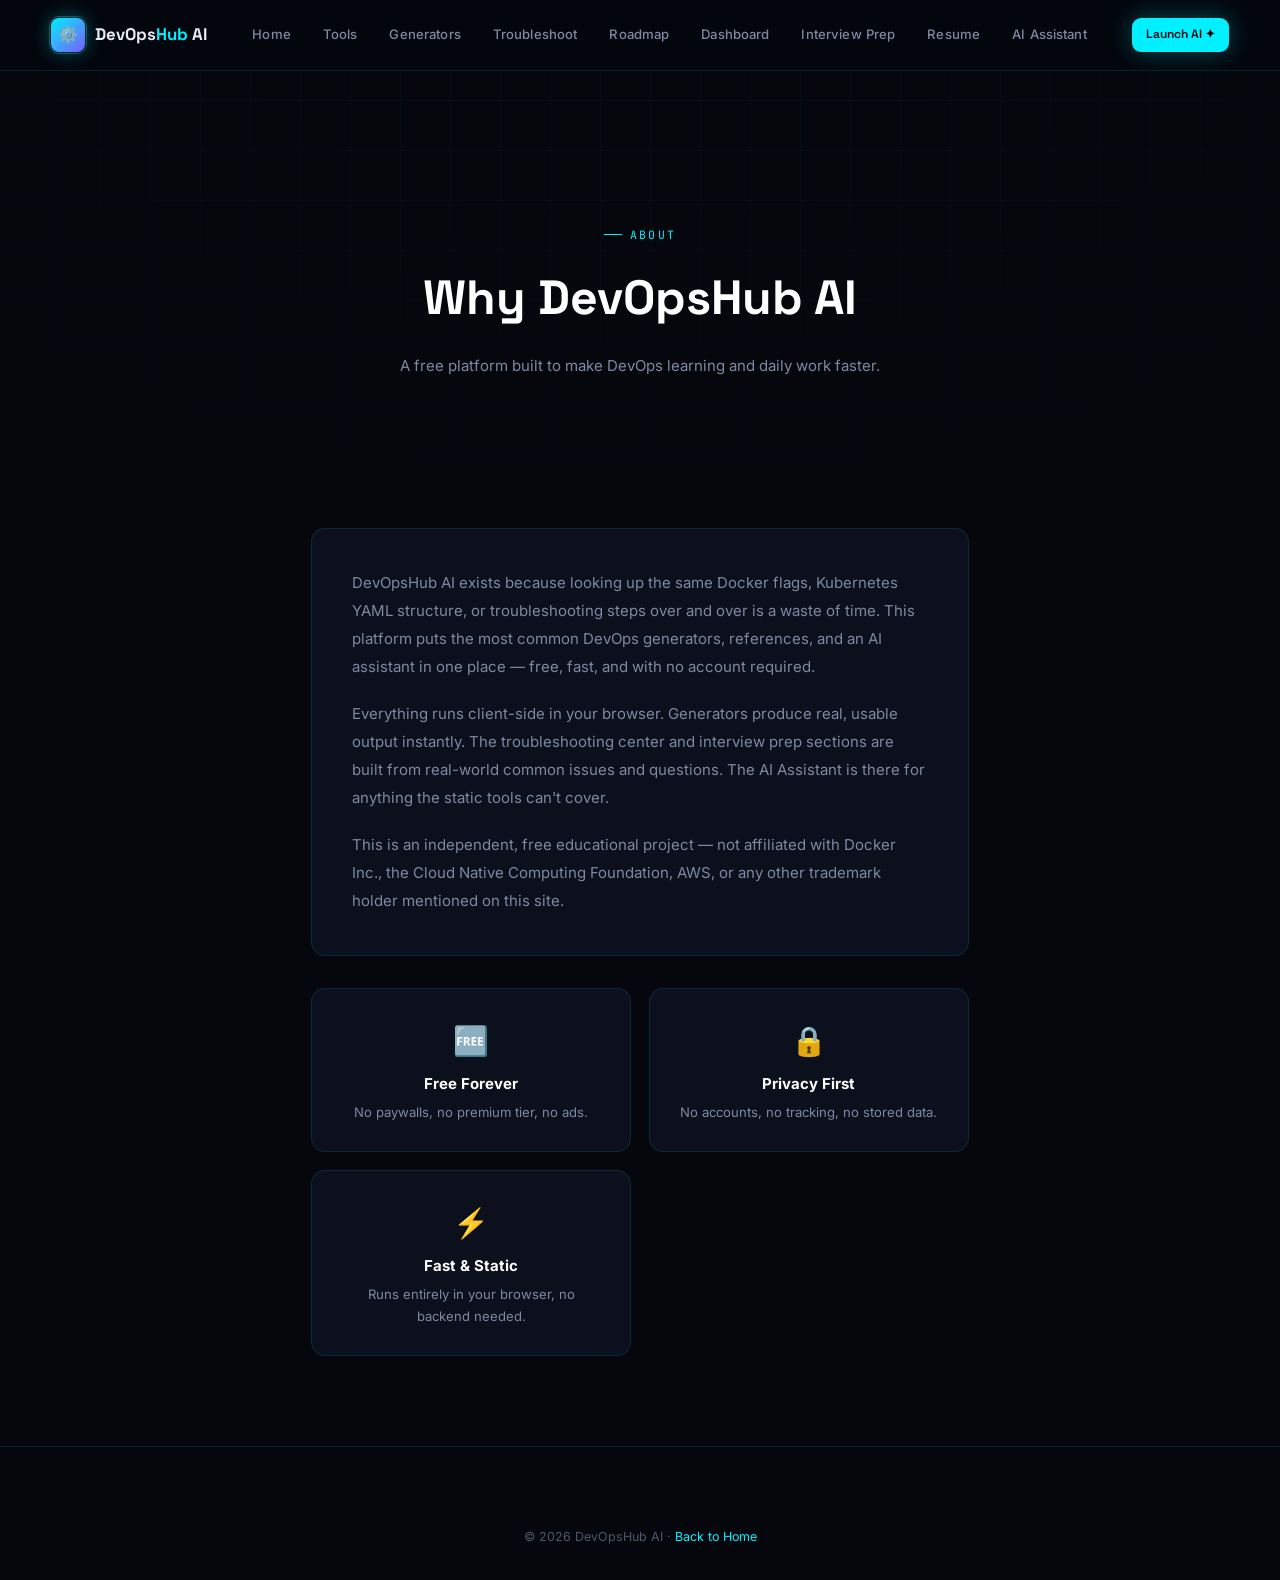
<file: about.html>
<!DOCTYPE html>
<html lang="en">
<head>
<meta charset="UTF-8">
<meta name="viewport" content="width=device-width, initial-scale=1.0">
<title>About — DevOpsHub AI</title>
<link rel="icon" href="data:image/svg+xml,<svg xmlns='http://www.w3.org/2000/svg' viewBox='0 0 100 100'><text y='.9em' font-size='90'>⚙️</text></svg>">
<link href="https://fonts.googleapis.com/css2?family=Space+Grotesk:wght@400;500;600;700&family=Inter:wght@400;500;600;700&family=JetBrains+Mono:wght@400;500;700&display=swap" rel="stylesheet">
<link rel="stylesheet" href="../css/style.css">
</head>
<body>
<div id="scroll-progress"></div>
<div class="bg-grid"></div>

<nav id="nav">
  <a href="../index.html" class="nav-logo">
    <div class="nav-logo-mark">⚙️</div>
    <span class="nav-logo-text">DevOps<span>Hub</span> AI</span>
  </a>
  <div class="nav-links" id="nav-links">
    <a href="../index.html">Home</a>
    <a href="tools.html">Tools</a>
    <a href="generators.html">Generators</a>
    <a href="troubleshoot.html">Troubleshoot</a>
    <a href="roadmap.html">Roadmap</a>
    <a href="dashboard.html">Dashboard</a>
    <a href="interview.html">Interview Prep</a>
    <a href="resume.html">Resume</a>
    <a href="assistant.html">AI Assistant</a>
  </div>
  <div class="nav-cta">
    <a href="assistant.html" class="btn btn-cyan btn-sm">Launch AI ✦</a>
    <button class="nav-toggle" id="nav-toggle"><span></span><span></span><span></span></button>
  </div>
</nav>

<main>
<div class="page-hero">
  <div class="eyebrow center" style="justify-content:center">About</div>
  <h1>Why DevOpsHub AI</h1>
  <p>A free platform built to make DevOps learning and daily work faster.</p>
</div>

<section>
  <div class="wrap" style="max-width:760px">
    <div class="glass reveal" style="padding:2.5rem">
      <p style="color:var(--muted);line-height:1.85;margin-bottom:1.25rem">DevOpsHub AI exists because looking up the same Docker flags, Kubernetes YAML structure, or troubleshooting steps over and over is a waste of time. This platform puts the most common DevOps generators, references, and an AI assistant in one place — free, fast, and with no account required.</p>
      <p style="color:var(--muted);line-height:1.85;margin-bottom:1.25rem">Everything runs client-side in your browser. Generators produce real, usable output instantly. The troubleshooting center and interview prep sections are built from real-world common issues and questions. The AI Assistant is there for anything the static tools can't cover.</p>
      <p style="color:var(--muted);line-height:1.85">This is an independent, free educational project — not affiliated with Docker Inc., the Cloud Native Computing Foundation, AWS, or any other trademark holder mentioned on this site.</p>
    </div>

    <div class="feature-grid mt-2 reveal">
      <div class="glass center" style="padding:1.75rem">
        <div style="font-size:1.8rem;margin-bottom:.5rem">🆓</div>
        <div style="font-weight:700;color:#fff;margin-bottom:.3rem">Free Forever</div>
        <div style="font-size:.82rem;color:var(--muted)">No paywalls, no premium tier, no ads.</div>
      </div>
      <div class="glass center" style="padding:1.75rem">
        <div style="font-size:1.8rem;margin-bottom:.5rem">🔒</div>
        <div style="font-weight:700;color:#fff;margin-bottom:.3rem">Privacy First</div>
        <div style="font-size:.82rem;color:var(--muted)">No accounts, no tracking, no stored data.</div>
      </div>
      <div class="glass center" style="padding:1.75rem">
        <div style="font-size:1.8rem;margin-bottom:.5rem">⚡</div>
        <div style="font-weight:700;color:#fff;margin-bottom:.3rem">Fast & Static</div>
        <div style="font-size:.82rem;color:var(--muted)">Runs entirely in your browser, no backend needed.</div>
      </div>
    </div>
  </div>
</section>

</main>

<footer>
  <div class="footer-bottom" style="border-top:none;justify-content:center">
    <p>© 2026 DevOpsHub AI · <a href="../index.html" style="color:var(--cyan)">Back to Home</a></p>
  </div>
</footer>

<button id="back-top">↑</button>
<script src="https://cdnjs.cloudflare.com/ajax/libs/gsap/3.12.2/gsap.min.js"></script>
<script src="../js/main.js"></script>
</body>
</html>
</file>
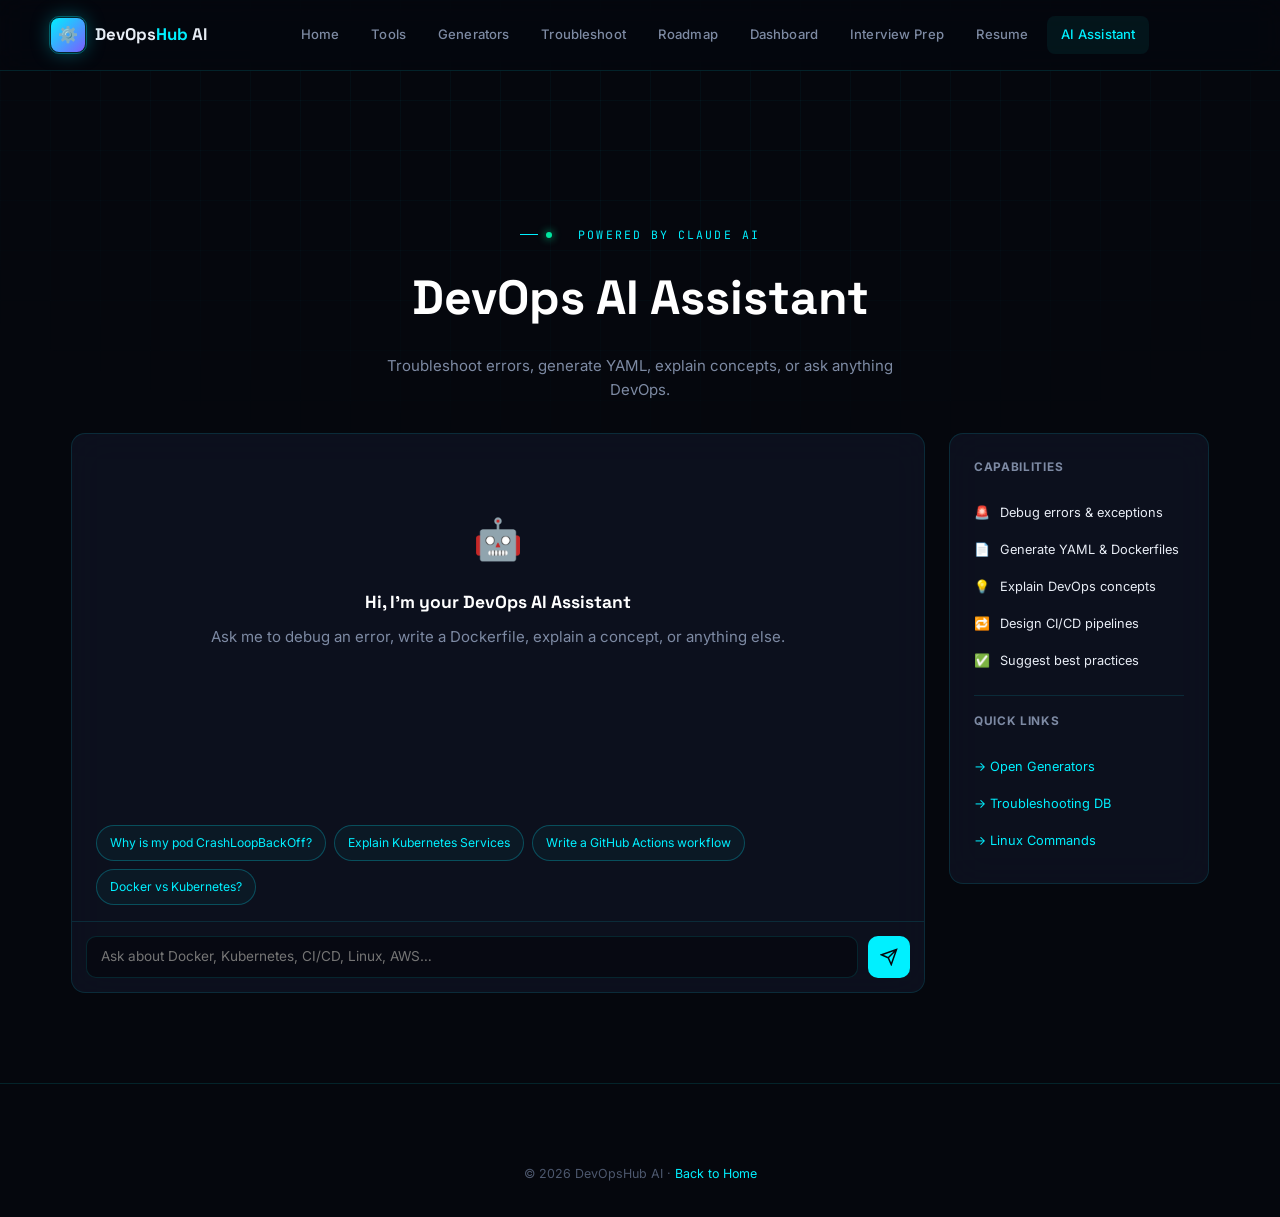
<file: assistant.html>
<!DOCTYPE html>
<html lang="en">
<head>
<meta charset="UTF-8">
<meta name="viewport" content="width=device-width, initial-scale=1.0">
<title>AI Assistant — DevOpsHub AI</title>
<link rel="icon" href="data:image/svg+xml,<svg xmlns='http://www.w3.org/2000/svg' viewBox='0 0 100 100'><text y='.9em' font-size='90'>🤖</text></svg>">
<link href="https://fonts.googleapis.com/css2?family=Space+Grotesk:wght@400;500;600;700&family=Inter:wght@400;500;600;700&family=JetBrains+Mono:wght@400;500;700&display=swap" rel="stylesheet">
<link rel="stylesheet" href="../css/style.css">
</head>
<body>
<div id="scroll-progress"></div>
<div class="bg-grid"></div>

<nav id="nav">
  <a href="../index.html" class="nav-logo">
    <div class="nav-logo-mark">⚙️</div>
    <span class="nav-logo-text">DevOps<span>Hub</span> AI</span>
  </a>
  <div class="nav-links" id="nav-links">
    <a href="../index.html">Home</a>
    <a href="tools.html">Tools</a>
    <a href="generators.html">Generators</a>
    <a href="troubleshoot.html">Troubleshoot</a>
    <a href="roadmap.html">Roadmap</a>
    <a href="dashboard.html">Dashboard</a>
    <a href="interview.html">Interview Prep</a>
    <a href="resume.html">Resume</a>
    <a href="assistant.html" class="active">AI Assistant</a>
  </div>
  <div class="nav-cta">
    <button class="nav-toggle" id="nav-toggle"><span></span><span></span><span></span></button>
  </div>
</nav>

<main>
<div class="page-hero" style="padding-bottom:30px">
  <div class="eyebrow center" style="justify-content:center"><span class="live-dot"></span>&nbsp; Powered by Claude AI</div>
  <h1>DevOps AI Assistant</h1>
  <p>Troubleshoot errors, generate YAML, explain concepts, or ask anything DevOps.</p>
</div>

<section style="padding-top:0">
  <div class="wrap">
    <div class="chat-shell reveal">
      <div class="chat-window glass">
        <div class="chat-msgs" id="chatMsgs">
          <div class="chat-empty" id="chatEmpty">
            <div style="font-size:2.5rem;margin-bottom:1rem">🤖</div>
            <h3 style="font-family:var(--font-d);color:#fff;margin-bottom:.5rem">Hi, I'm your DevOps AI Assistant</h3>
            <p>Ask me to debug an error, write a Dockerfile, explain a concept, or anything else.</p>
          </div>
        </div>
        <div class="chat-suggestions" id="chatSuggestions">
          <div class="chat-suggest-chip" onclick="askSuggestion(this)">Why is my pod CrashLoopBackOff?</div>
          <div class="chat-suggest-chip" onclick="askSuggestion(this)">Explain Kubernetes Services</div>
          <div class="chat-suggest-chip" onclick="askSuggestion(this)">Write a GitHub Actions workflow</div>
          <div class="chat-suggest-chip" onclick="askSuggestion(this)">Docker vs Kubernetes?</div>
        </div>
        <div class="chat-input-row">
          <textarea id="chatInput" placeholder="Ask about Docker, Kubernetes, CI/CD, Linux, AWS…" rows="1"></textarea>
          <button class="chat-send" id="sendBtn">
            <svg width="18" height="18" viewBox="0 0 24 24" fill="none" stroke="currentColor" stroke-width="2"><path d="M22 2L11 13M22 2l-7 20-4-9-9-4 20-7z"/></svg>
          </button>
        </div>
      </div>

      <div class="chat-sidebar glass">
        <h4>Capabilities</h4>
        <div class="chat-cap">🚨 <span>Debug errors & exceptions</span></div>
        <div class="chat-cap">📄 <span>Generate YAML & Dockerfiles</span></div>
        <div class="chat-cap">💡 <span>Explain DevOps concepts</span></div>
        <div class="chat-cap">🔁 <span>Design CI/CD pipelines</span></div>
        <div class="chat-cap">✅ <span>Suggest best practices</span></div>
        <div style="height:1px;background:var(--border);margin:1rem 0"></div>
        <h4>Quick Links</h4>
        <div class="chat-cap"><a href="generators.html" style="color:var(--cyan)">→ Open Generators</a></div>
        <div class="chat-cap"><a href="troubleshoot.html" style="color:var(--cyan)">→ Troubleshooting DB</a></div>
        <div class="chat-cap"><a href="tools.html" style="color:var(--cyan)">→ Linux Commands</a></div>
      </div>
    </div>
  </div>
</section>

</main>

<footer>
  <div class="footer-bottom" style="border-top:none;justify-content:center">
    <p>© 2026 DevOpsHub AI · <a href="../index.html" style="color:var(--cyan)">Back to Home</a></p>
  </div>
</footer>

<script>
let messages = [];
let busy = false;

const chatMsgs = document.getElementById('chatMsgs');
const chatEmpty = document.getElementById('chatEmpty');
const chatInput = document.getElementById('chatInput');
const sendBtn = document.getElementById('sendBtn');
const suggestions = document.getElementById('chatSuggestions');

chatInput.addEventListener('input', () => {
  chatInput.style.height = 'auto';
  chatInput.style.height = Math.min(chatInput.scrollHeight, 100) + 'px';
});
chatInput.addEventListener('keydown', e => {
  if (e.key === 'Enter' && !e.shiftKey) { e.preventDefault(); sendMessage(); }
});
sendBtn.addEventListener('click', sendMessage);

function askSuggestion(el) {
  chatInput.value = el.textContent;
  sendMessage();
}

function appendMsg(role, text) {
  if (chatEmpty) chatEmpty.style.display = 'none';
  suggestions.style.display = 'none';
  const wrap = document.createElement('div');
  wrap.className = `msg ${role}`;
  const bubble = document.createElement('div');
  bubble.className = 'msg-bubble';
  bubble.innerHTML = text
    .replace(/```(\w+)?\n?([\s\S]*?)```/g, '<pre><code>$2</code></pre>')
    .replace(/`([^`]+)`/g, '<code>$1</code>')
    .replace(/\*\*(.*?)\*\*/g, '<strong>$1</strong>')
    .replace(/\n/g, '<br>');
  wrap.appendChild(bubble);
  chatMsgs.appendChild(wrap);
  chatMsgs.scrollTop = chatMsgs.scrollHeight;
  return bubble;
}

function showThinking() {
  const wrap = document.createElement('div');
  wrap.className = 'msg ai';
  wrap.id = 'thinkingMsg';
  wrap.innerHTML = `<div class="thinking"><span></span><span></span><span></span></div>`;
  chatMsgs.appendChild(wrap);
  chatMsgs.scrollTop = chatMsgs.scrollHeight;
}
function removeThinking() {
  document.getElementById('thinkingMsg')?.remove();
}

const SYSTEM = `You are the DevOpsHub AI Assistant, an expert DevOps engineer assistant embedded in a free platform called DevOpsHub AI.

You help with: Docker, Kubernetes, CI/CD (GitHub Actions, Jenkins, GitLab CI), Linux administration, AWS/Azure/GCP, Terraform, Ansible, monitoring (Prometheus/Grafana), and general DevOps best practices.

Be concise, technical, and practical. When giving commands or YAML, use proper markdown code blocks. When debugging errors, ask only ONE clarifying question if truly needed, otherwise give your best diagnosis with the most likely causes and fixes.

The platform also has standalone generators for Dockerfiles, K8s YAML, Terraform, Ansible, CI/CD pipelines, a troubleshooting database, a Linux command finder, an interview prep section, and a resume builder — mention these when relevant so users know where to find more.`;

async function sendMessage() {
  const text = chatInput.value.trim();
  if (!text || busy) return;
  appendMsg('user', text);
  messages.push({ role: 'user', content: text });
  chatInput.value = ''; chatInput.style.height = 'auto';
  busy = true; sendBtn.disabled = true;
  showThinking();

  try {
    const response = await fetch('https://api.anthropic.com/v1/messages', {
      method: 'POST',
      headers: { 'Content-Type': 'application/json' },
      body: JSON.stringify({
        model: 'claude-sonnet-4-6',
        max_tokens: 1200,
        system: SYSTEM,
        messages: messages
      })
    });
    const data = await response.json();
    removeThinking();
    const reply = data.content?.[0]?.text || "Sorry, I couldn't generate a response. Please try again.";
    appendMsg('ai', reply);
    messages.push({ role: 'assistant', content: reply });
  } catch (err) {
    removeThinking();
    appendMsg('ai', '⚠️ Connection error. Please check your internet and try again. In the meantime, check the [Troubleshooting Center](troubleshoot.html) or [Generators](generators.html) directly.');
  }
  busy = false; sendBtn.disabled = false;
  chatInput.focus();
}
</script>
<script src="https://cdnjs.cloudflare.com/ajax/libs/gsap/3.12.2/gsap.min.js"></script>
<script src="../js/main.js"></script>
</body>
</html>
</file>
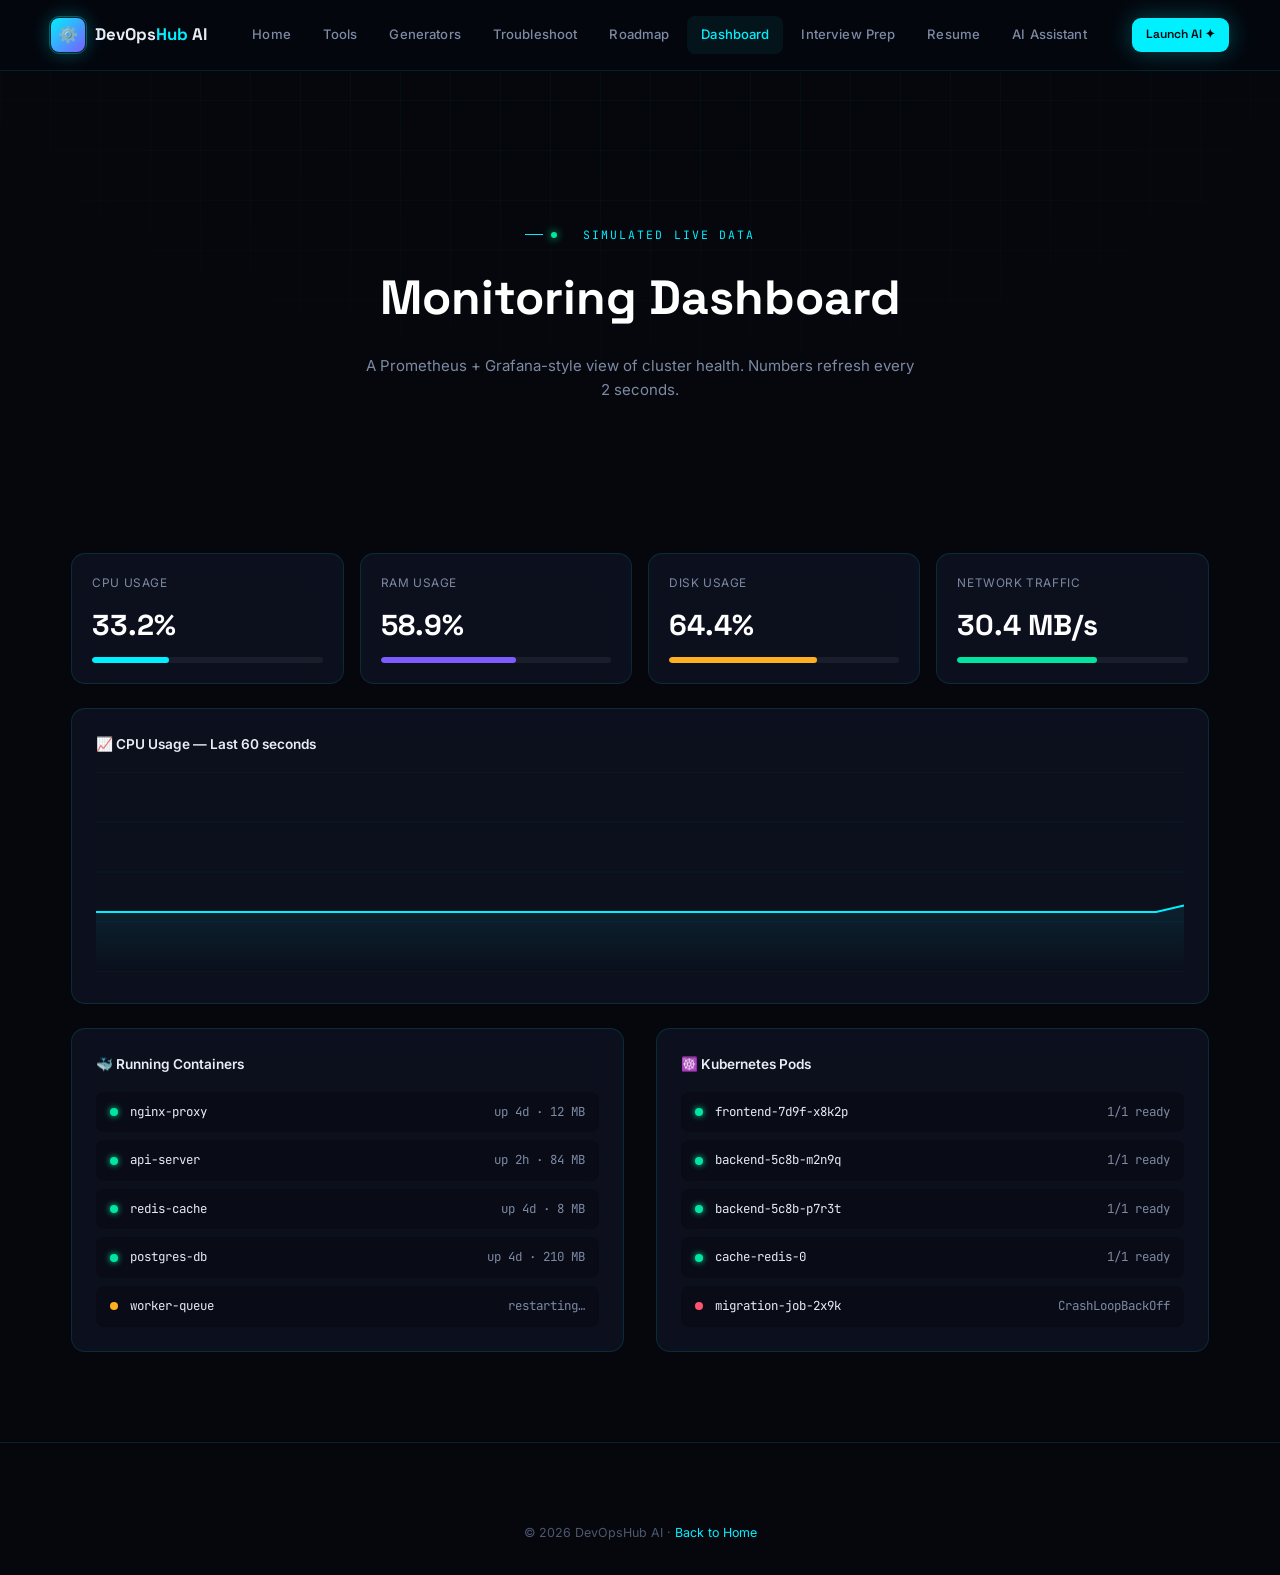
<file: dashboard.html>
<!DOCTYPE html>
<html lang="en">
<head>
<meta charset="UTF-8">
<meta name="viewport" content="width=device-width, initial-scale=1.0">
<title>Monitoring Dashboard — DevOpsHub AI</title>
<link rel="icon" href="data:image/svg+xml,<svg xmlns='http://www.w3.org/2000/svg' viewBox='0 0 100 100'><text y='.9em' font-size='90'>⚙️</text></svg>">
<link href="https://fonts.googleapis.com/css2?family=Space+Grotesk:wght@400;500;600;700&family=Inter:wght@400;500;600;700&family=JetBrains+Mono:wght@400;500;700&display=swap" rel="stylesheet">
<link rel="stylesheet" href="../css/style.css">
<style>
canvas#liveChart{width:100%;height:200px}
</style>
</head>
<body>
<div id="scroll-progress"></div>
<div class="bg-grid"></div>

<nav id="nav">
  <a href="../index.html" class="nav-logo">
    <div class="nav-logo-mark">⚙️</div>
    <span class="nav-logo-text">DevOps<span>Hub</span> AI</span>
  </a>
  <div class="nav-links" id="nav-links">
    <a href="../index.html">Home</a>
    <a href="tools.html">Tools</a>
    <a href="generators.html">Generators</a>
    <a href="troubleshoot.html">Troubleshoot</a>
    <a href="roadmap.html">Roadmap</a>
    <a href="dashboard.html" class="active">Dashboard</a>
    <a href="interview.html">Interview Prep</a>
    <a href="resume.html">Resume</a>
    <a href="assistant.html">AI Assistant</a>
  </div>
  <div class="nav-cta">
    <a href="assistant.html" class="btn btn-cyan btn-sm">Launch AI ✦</a>
    <button class="nav-toggle" id="nav-toggle"><span></span><span></span><span></span></button>
  </div>
</nav>

<main>
<div class="page-hero">
  <div class="eyebrow center" style="justify-content:center"><span class="live-dot"></span>&nbsp; Simulated Live Data</div>
  <h1>Monitoring Dashboard</h1>
  <p>A Prometheus + Grafana-style view of cluster health. Numbers refresh every 2 seconds.</p>
</div>

<section>
  <div class="wrap">
    <div class="dash-grid reveal">
      <div class="dash-card glass">
        <div class="dash-label">CPU Usage</div>
        <div class="dash-value" id="cpu-val">0%</div>
        <div class="dash-bar-track"><div class="dash-bar-fill" id="cpu-bar" style="background:var(--cyan)"></div></div>
      </div>
      <div class="dash-card glass">
        <div class="dash-label">RAM Usage</div>
        <div class="dash-value" id="ram-val">0%</div>
        <div class="dash-bar-track"><div class="dash-bar-fill" id="ram-bar" style="background:var(--violet)"></div></div>
      </div>
      <div class="dash-card glass">
        <div class="dash-label">Disk Usage</div>
        <div class="dash-value" id="disk-val">0%</div>
        <div class="dash-bar-track"><div class="dash-bar-fill" id="disk-bar" style="background:var(--amber)"></div></div>
      </div>
      <div class="dash-card glass">
        <div class="dash-label">Network Traffic</div>
        <div class="dash-value" id="net-val">0 MB/s</div>
        <div class="dash-bar-track"><div class="dash-bar-fill" id="net-bar" style="background:var(--green)"></div></div>
      </div>
    </div>

    <div class="dash-chart-wrap glass reveal">
      <div class="dash-chart-title">📈 CPU Usage — Last 60 seconds</div>
      <canvas id="liveChart"></canvas>
    </div>

    <div class="gen-panel reveal" style="margin-top:1.5rem">
      <div class="dash-chart-wrap glass" style="margin:0">
        <div class="dash-chart-title">🐳 Running Containers</div>
        <div class="pod-list" id="container-list"></div>
      </div>
      <div class="dash-chart-wrap glass" style="margin:0">
        <div class="dash-chart-title">☸️ Kubernetes Pods</div>
        <div class="pod-list" id="pod-list"></div>
      </div>
    </div>
  </div>
</section>

</main>

<footer>
  <div class="footer-bottom" style="border-top:none;justify-content:center">
    <p>© 2026 DevOpsHub AI · <a href="../index.html" style="color:var(--cyan)">Back to Home</a></p>
  </div>
</footer>

<button id="back-top">↑</button>

<script>
// ===== Simulated metrics =====
let cpuHistory = Array(40).fill(30);

function rand(min, max) { return Math.random() * (max - min) + min; }

function updateMetrics() {
  const cpu = Math.max(8, Math.min(95, cpuHistory[cpuHistory.length-1] + rand(-8, 8)));
  const ram = rand(35, 72);
  const disk = rand(40, 65);
  const net = rand(2, 48);

  cpuHistory.push(cpu); cpuHistory.shift();

  document.getElementById('cpu-val').textContent = cpu.toFixed(1) + '%';
  document.getElementById('cpu-bar').style.width = cpu + '%';
  document.getElementById('ram-val').textContent = ram.toFixed(1) + '%';
  document.getElementById('ram-bar').style.width = ram + '%';
  document.getElementById('disk-val').textContent = disk.toFixed(1) + '%';
  document.getElementById('disk-bar').style.width = disk + '%';
  document.getElementById('net-val').textContent = net.toFixed(1) + ' MB/s';
  document.getElementById('net-bar').style.width = Math.min(100, net*2) + '%';

  drawChart();
}

function drawChart() {
  const canvas = document.getElementById('liveChart');
  const ctx = canvas.getContext('2d');
  const dpr = window.devicePixelRatio || 1;
  const w = canvas.clientWidth, h = canvas.clientHeight;
  canvas.width = w * dpr; canvas.height = h * dpr;
  ctx.scale(dpr, dpr);
  ctx.clearRect(0, 0, w, h);

  // grid lines
  ctx.strokeStyle = 'rgba(0,240,255,.06)';
  ctx.lineWidth = 1;
  for (let i = 0; i <= 4; i++) {
    const y = (h/4) * i;
    ctx.beginPath(); ctx.moveTo(0,y); ctx.lineTo(w,y); ctx.stroke();
  }

  // line
  const max = 100, step = w / (cpuHistory.length - 1);
  ctx.beginPath();
  cpuHistory.forEach((v, i) => {
    const x = i * step, y = h - (v/max) * h;
    i === 0 ? ctx.moveTo(x,y) : ctx.lineTo(x,y);
  });
  ctx.strokeStyle = '#00f0ff';
  ctx.lineWidth = 2;
  ctx.stroke();

  // fill gradient
  const grad = ctx.createLinearGradient(0,0,0,h);
  grad.addColorStop(0, 'rgba(0,240,255,.25)');
  grad.addColorStop(1, 'rgba(0,240,255,0)');
  ctx.lineTo(w, h); ctx.lineTo(0, h); ctx.closePath();
  ctx.fillStyle = grad; ctx.fill();
}

const CONTAINERS = [
  { name: 'nginx-proxy', status: 'running', meta: 'up 4d · 12 MB' },
  { name: 'api-server', status: 'running', meta: 'up 2h · 84 MB' },
  { name: 'redis-cache', status: 'running', meta: 'up 4d · 8 MB' },
  { name: 'postgres-db', status: 'running', meta: 'up 4d · 210 MB' },
  { name: 'worker-queue', status: 'pending', meta: 'restarting…' },
];
const PODS = [
  { name: 'frontend-7d9f-x8k2p', status: 'running', meta: '1/1 ready' },
  { name: 'backend-5c8b-m2n9q', status: 'running', meta: '1/1 ready' },
  { name: 'backend-5c8b-p7r3t', status: 'running', meta: '1/1 ready' },
  { name: 'cache-redis-0', status: 'running', meta: '1/1 ready' },
  { name: 'migration-job-2x9k', status: 'crash', meta: 'CrashLoopBackOff' },
];

function renderLists() {
  document.getElementById('container-list').innerHTML = CONTAINERS.map(c => `
    <div class="pod-row"><span class="pod-status ${c.status}"></span><span class="pod-name">${c.name}</span><span class="pod-meta">${c.meta}</span></div>
  `).join('');
  document.getElementById('pod-list').innerHTML = PODS.map(p => `
    <div class="pod-row"><span class="pod-status ${p.status}"></span><span class="pod-name">${p.name}</span><span class="pod-meta">${p.meta}</span></div>
  `).join('');
}

renderLists();
updateMetrics();
setInterval(updateMetrics, 2000);
window.addEventListener('resize', drawChart);
</script>
<script src="https://cdnjs.cloudflare.com/ajax/libs/gsap/3.12.2/gsap.min.js"></script>
<script src="../js/main.js"></script>
</body>
</html>
</file>
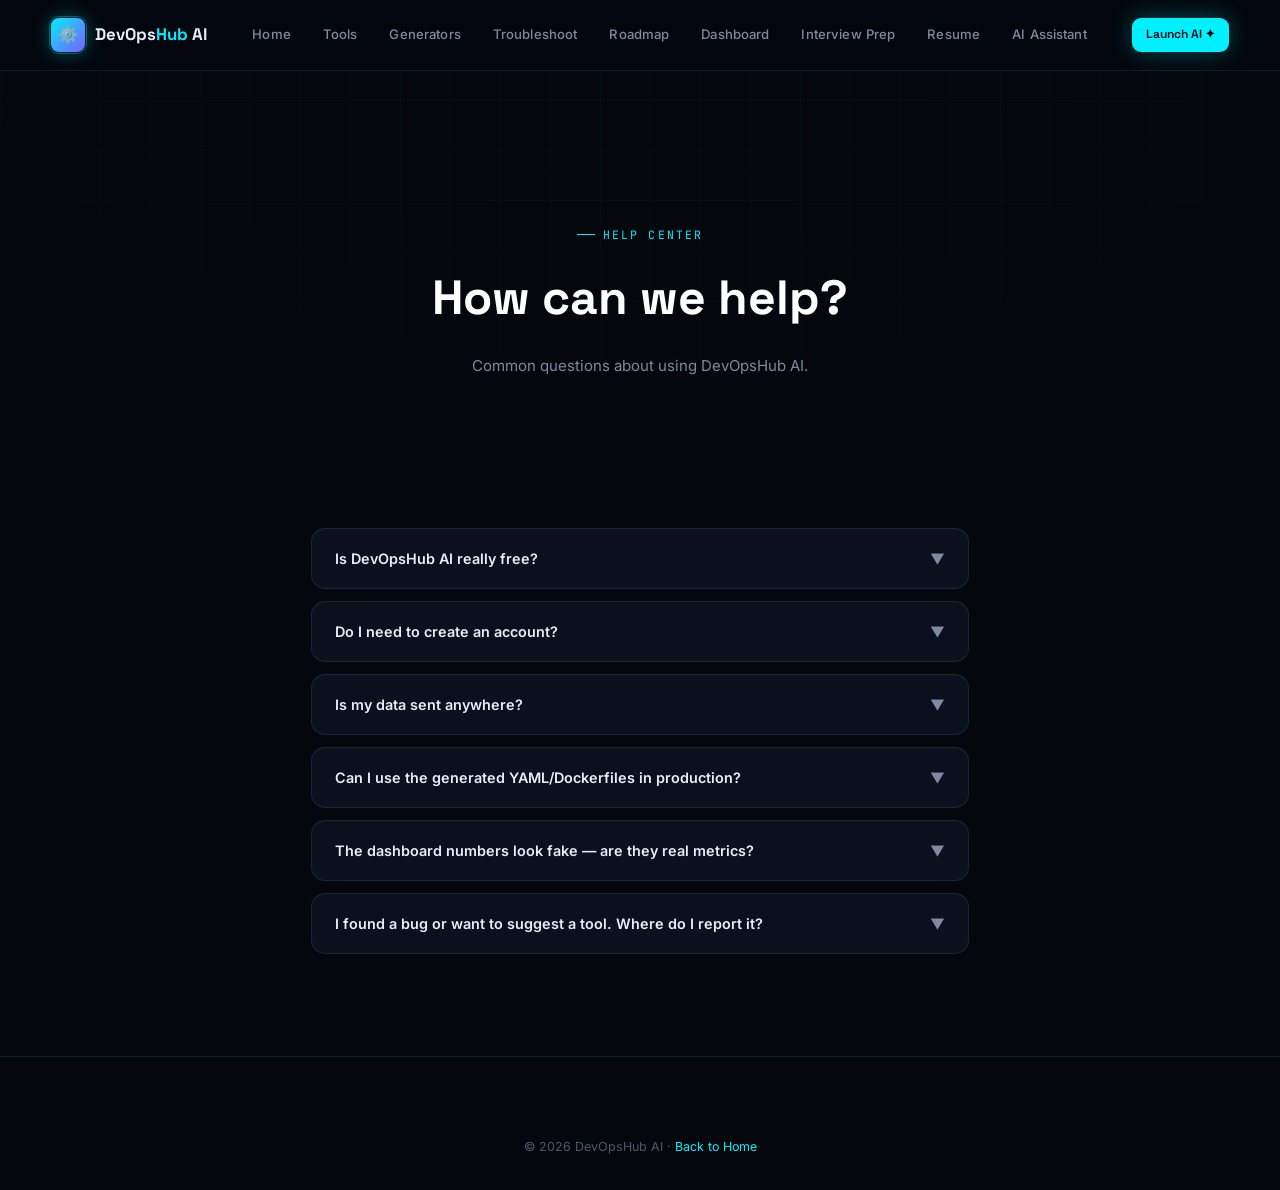
<file: help.html>
<!DOCTYPE html>
<html lang="en">
<head>
<meta charset="UTF-8">
<meta name="viewport" content="width=device-width, initial-scale=1.0">
<title>Help Center — DevOpsHub AI</title>
<link rel="icon" href="data:image/svg+xml,<svg xmlns='http://www.w3.org/2000/svg' viewBox='0 0 100 100'><text y='.9em' font-size='90'>⚙️</text></svg>">
<link href="https://fonts.googleapis.com/css2?family=Space+Grotesk:wght@400;500;600;700&family=Inter:wght@400;500;600;700&family=JetBrains+Mono:wght@400;500;700&display=swap" rel="stylesheet">
<link rel="stylesheet" href="../css/style.css">
</head>
<body>
<div id="scroll-progress"></div>
<div class="bg-grid"></div>

<nav id="nav">
  <a href="../index.html" class="nav-logo">
    <div class="nav-logo-mark">⚙️</div>
    <span class="nav-logo-text">DevOps<span>Hub</span> AI</span>
  </a>
  <div class="nav-links" id="nav-links">
    <a href="../index.html">Home</a>
    <a href="tools.html">Tools</a>
    <a href="generators.html">Generators</a>
    <a href="troubleshoot.html">Troubleshoot</a>
    <a href="roadmap.html">Roadmap</a>
    <a href="dashboard.html">Dashboard</a>
    <a href="interview.html">Interview Prep</a>
    <a href="resume.html">Resume</a>
    <a href="assistant.html">AI Assistant</a>
  </div>
  <div class="nav-cta">
    <a href="assistant.html" class="btn btn-cyan btn-sm">Launch AI ✦</a>
    <button class="nav-toggle" id="nav-toggle"><span></span><span></span><span></span></button>
  </div>
</nav>

<main>
<div class="page-hero">
  <div class="eyebrow center" style="justify-content:center">Help Center</div>
  <h1>How can we help?</h1>
  <p>Common questions about using DevOpsHub AI.</p>
</div>

<section>
  <div class="wrap" style="max-width:760px">
    <div class="iv-item glass reveal" onclick="this.classList.toggle('open')">
      <div class="iv-q"><span>Is DevOpsHub AI really free?</span><span class="iv-arrow">▼</span></div>
      <div class="iv-a"><p>Yes — every tool, generator, and the AI assistant are completely free with no sign-up required. Everything runs directly in your browser.</p></div>
    </div>
    <div class="iv-item glass reveal" onclick="this.classList.toggle('open')">
      <div class="iv-q"><span>Do I need to create an account?</span><span class="iv-arrow">▼</span></div>
      <div class="iv-a"><p>No. There are no accounts, logins, or saved data on our servers. Each tool works statelessly — generate what you need and copy or download it.</p></div>
    </div>
    <div class="iv-item glass reveal" onclick="this.classList.toggle('open')">
      <div class="iv-q"><span>Is my data sent anywhere?</span><span class="iv-arrow">▼</span></div>
      <div class="iv-a"><p>Generators (Docker, K8s, Terraform, etc.) run 100% locally in your browser — nothing is sent anywhere. The AI Assistant sends your message to Anthropic's Claude API to generate a response, the same as any AI chat tool.</p></div>
    </div>
    <div class="iv-item glass reveal" onclick="this.classList.toggle('open')">
      <div class="iv-q"><span>Can I use the generated YAML/Dockerfiles in production?</span><span class="iv-arrow">▼</span></div>
      <div class="iv-a"><p>The generators produce solid starting templates following common best practices (multi-stage builds, resource limits, health probes). Always review and adjust for your specific security and scaling requirements before production use.</p></div>
    </div>
    <div class="iv-item glass reveal" onclick="this.classList.toggle('open')">
      <div class="iv-q"><span>The dashboard numbers look fake — are they real metrics?</span><span class="iv-arrow">▼</span></div>
      <div class="iv-a"><p>Correct — the Monitoring Dashboard is a simulation for demonstration and learning purposes. It is not connected to any real infrastructure.</p></div>
    </div>
    <div class="iv-item glass reveal" onclick="this.classList.toggle('open')">
      <div class="iv-q"><span>I found a bug or want to suggest a tool. Where do I report it?</span><span class="iv-arrow">▼</span></div>
      <div class="iv-a"><p>Open an issue on our GitHub repository, or reach out via the contact links in the footer.</p></div>
    </div>
  </div>
</section>

</main>

<footer>
  <div class="footer-bottom" style="border-top:none;justify-content:center">
    <p>© 2026 DevOpsHub AI · <a href="../index.html" style="color:var(--cyan)">Back to Home</a></p>
  </div>
</footer>

<button id="back-top">↑</button>
<script src="https://cdnjs.cloudflare.com/ajax/libs/gsap/3.12.2/gsap.min.js"></script>
<script src="../js/main.js"></script>
</body>
</html>
</file>
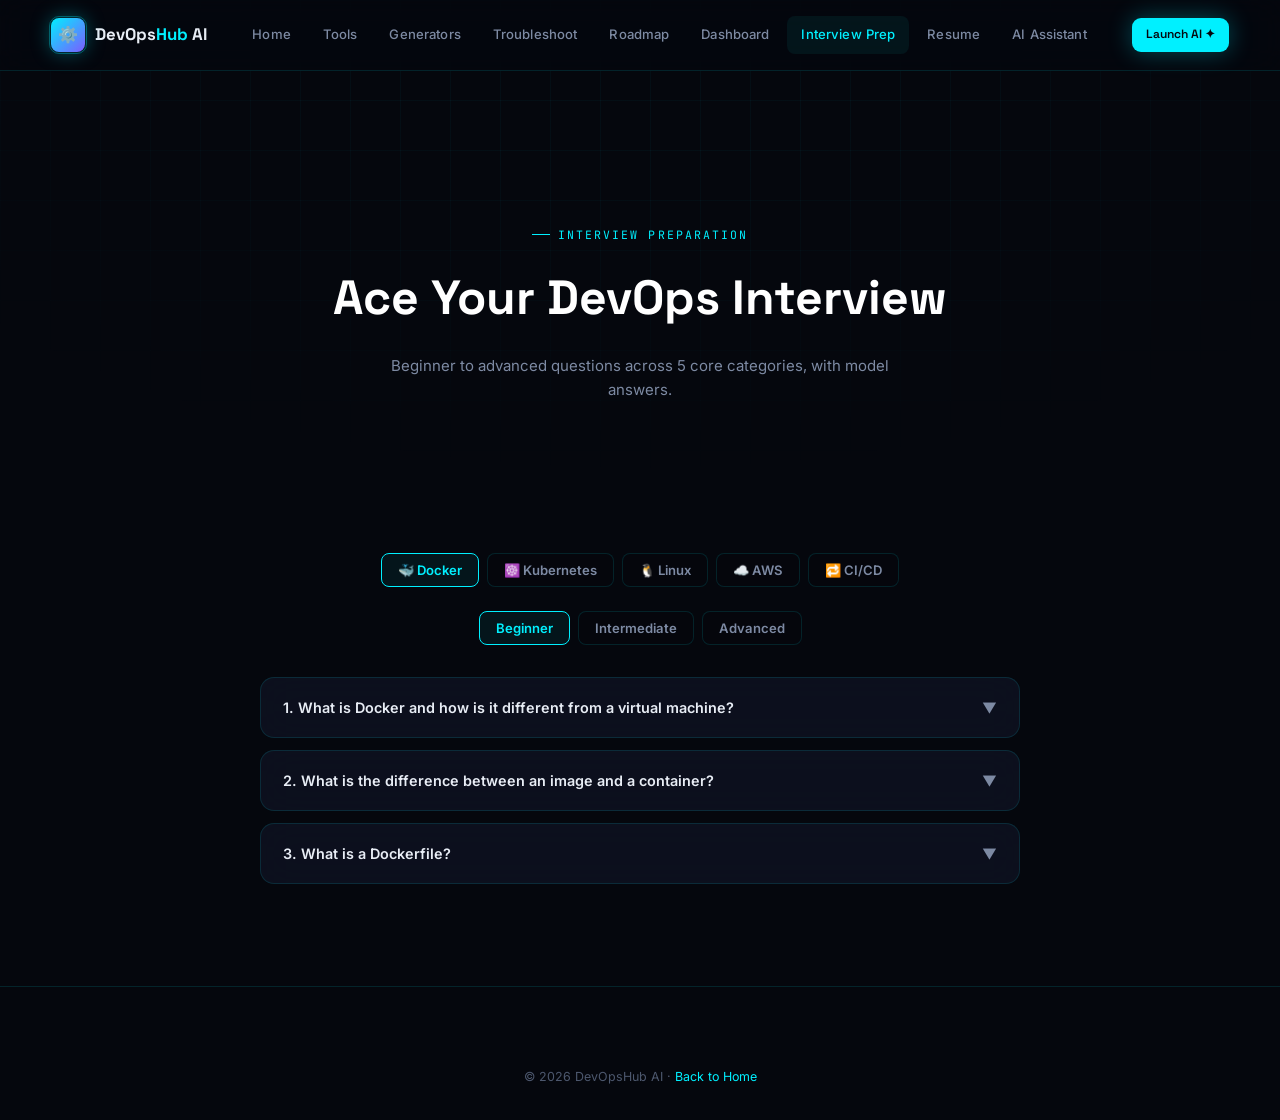
<file: interview.html>
<!DOCTYPE html>
<html lang="en">
<head>
<meta charset="UTF-8">
<meta name="viewport" content="width=device-width, initial-scale=1.0">
<title>Interview Prep — DevOpsHub AI</title>
<link rel="icon" href="data:image/svg+xml,<svg xmlns='http://www.w3.org/2000/svg' viewBox='0 0 100 100'><text y='.9em' font-size='90'>⚙️</text></svg>">
<link href="https://fonts.googleapis.com/css2?family=Space+Grotesk:wght@400;500;600;700&family=Inter:wght@400;500;600;700&family=JetBrains+Mono:wght@400;500;700&display=swap" rel="stylesheet">
<link rel="stylesheet" href="../css/style.css">
</head>
<body>
<div id="scroll-progress"></div>
<div class="bg-grid"></div>

<nav id="nav">
  <a href="../index.html" class="nav-logo">
    <div class="nav-logo-mark">⚙️</div>
    <span class="nav-logo-text">DevOps<span>Hub</span> AI</span>
  </a>
  <div class="nav-links" id="nav-links">
    <a href="../index.html">Home</a>
    <a href="tools.html">Tools</a>
    <a href="generators.html">Generators</a>
    <a href="troubleshoot.html">Troubleshoot</a>
    <a href="roadmap.html">Roadmap</a>
    <a href="dashboard.html">Dashboard</a>
    <a href="interview.html" class="active">Interview Prep</a>
    <a href="resume.html">Resume</a>
    <a href="assistant.html">AI Assistant</a>
  </div>
  <div class="nav-cta">
    <a href="assistant.html" class="btn btn-cyan btn-sm">Launch AI ✦</a>
    <button class="nav-toggle" id="nav-toggle"><span></span><span></span><span></span></button>
  </div>
</nav>

<main>
<div class="page-hero">
  <div class="eyebrow center" style="justify-content:center">Interview Preparation</div>
  <h1>Ace Your DevOps Interview</h1>
  <p>Beginner to advanced questions across 5 core categories, with model answers.</p>
</div>

<section>
  <div class="wrap">
    <div class="iv-tabs reveal">
      <button class="chip active" data-cat="docker" onclick="setIVCat(this)">🐳 Docker</button>
      <button class="chip" data-cat="kubernetes" onclick="setIVCat(this)">☸️ Kubernetes</button>
      <button class="chip" data-cat="linux" onclick="setIVCat(this)">🐧 Linux</button>
      <button class="chip" data-cat="aws" onclick="setIVCat(this)">☁️ AWS</button>
      <button class="chip" data-cat="cicd" onclick="setIVCat(this)">🔁 CI/CD</button>
    </div>
    <div class="iv-level-tabs reveal">
      <button class="chip active" data-level="beginner" onclick="setIVLevel(this)">Beginner</button>
      <button class="chip" data-level="intermediate" onclick="setIVLevel(this)">Intermediate</button>
      <button class="chip" data-level="advanced" onclick="setIVLevel(this)">Advanced</button>
    </div>
    <div id="iv-results" style="max-width:760px;margin:0 auto"></div>
  </div>
</section>

</main>

<footer>
  <div class="footer-bottom" style="border-top:none;justify-content:center">
    <p>© 2026 DevOpsHub AI · <a href="../index.html" style="color:var(--cyan)">Back to Home</a></p>
  </div>
</footer>

<button id="back-top">↑</button>

<script src="../data/tools-data.js"></script>
<script>
let ivCat = 'docker', ivLevel = 'beginner';

function setIVCat(el) {
  document.querySelectorAll('.iv-tabs .chip').forEach(c => c.classList.remove('active'));
  el.classList.add('active');
  ivCat = el.dataset.cat;
  renderIV();
}
function setIVLevel(el) {
  document.querySelectorAll('.iv-level-tabs .chip').forEach(c => c.classList.remove('active'));
  el.classList.add('active');
  ivLevel = el.dataset.level;
  renderIV();
}

function renderIV() {
  const qs = (INTERVIEW_QUESTIONS[ivCat] && INTERVIEW_QUESTIONS[ivCat][ivLevel]) || [];
  const container = document.getElementById('iv-results');
  if (!qs.length) {
    container.innerHTML = `<div class="center" style="padding:3rem;color:var(--muted)">No questions yet for this combination — try another level.</div>`;
    return;
  }
  container.innerHTML = qs.map((item, i) => `
    <div class="iv-item glass" onclick="this.classList.toggle('open')">
      <div class="iv-q"><span>${i+1}. ${item.q}</span><span class="iv-arrow">▼</span></div>
      <div class="iv-a"><p>${item.a}</p></div>
    </div>
  `).join('');
}
renderIV();
</script>
<script src="https://cdnjs.cloudflare.com/ajax/libs/gsap/3.12.2/gsap.min.js"></script>
<script src="../js/main.js"></script>
</body>
</html>
</file>
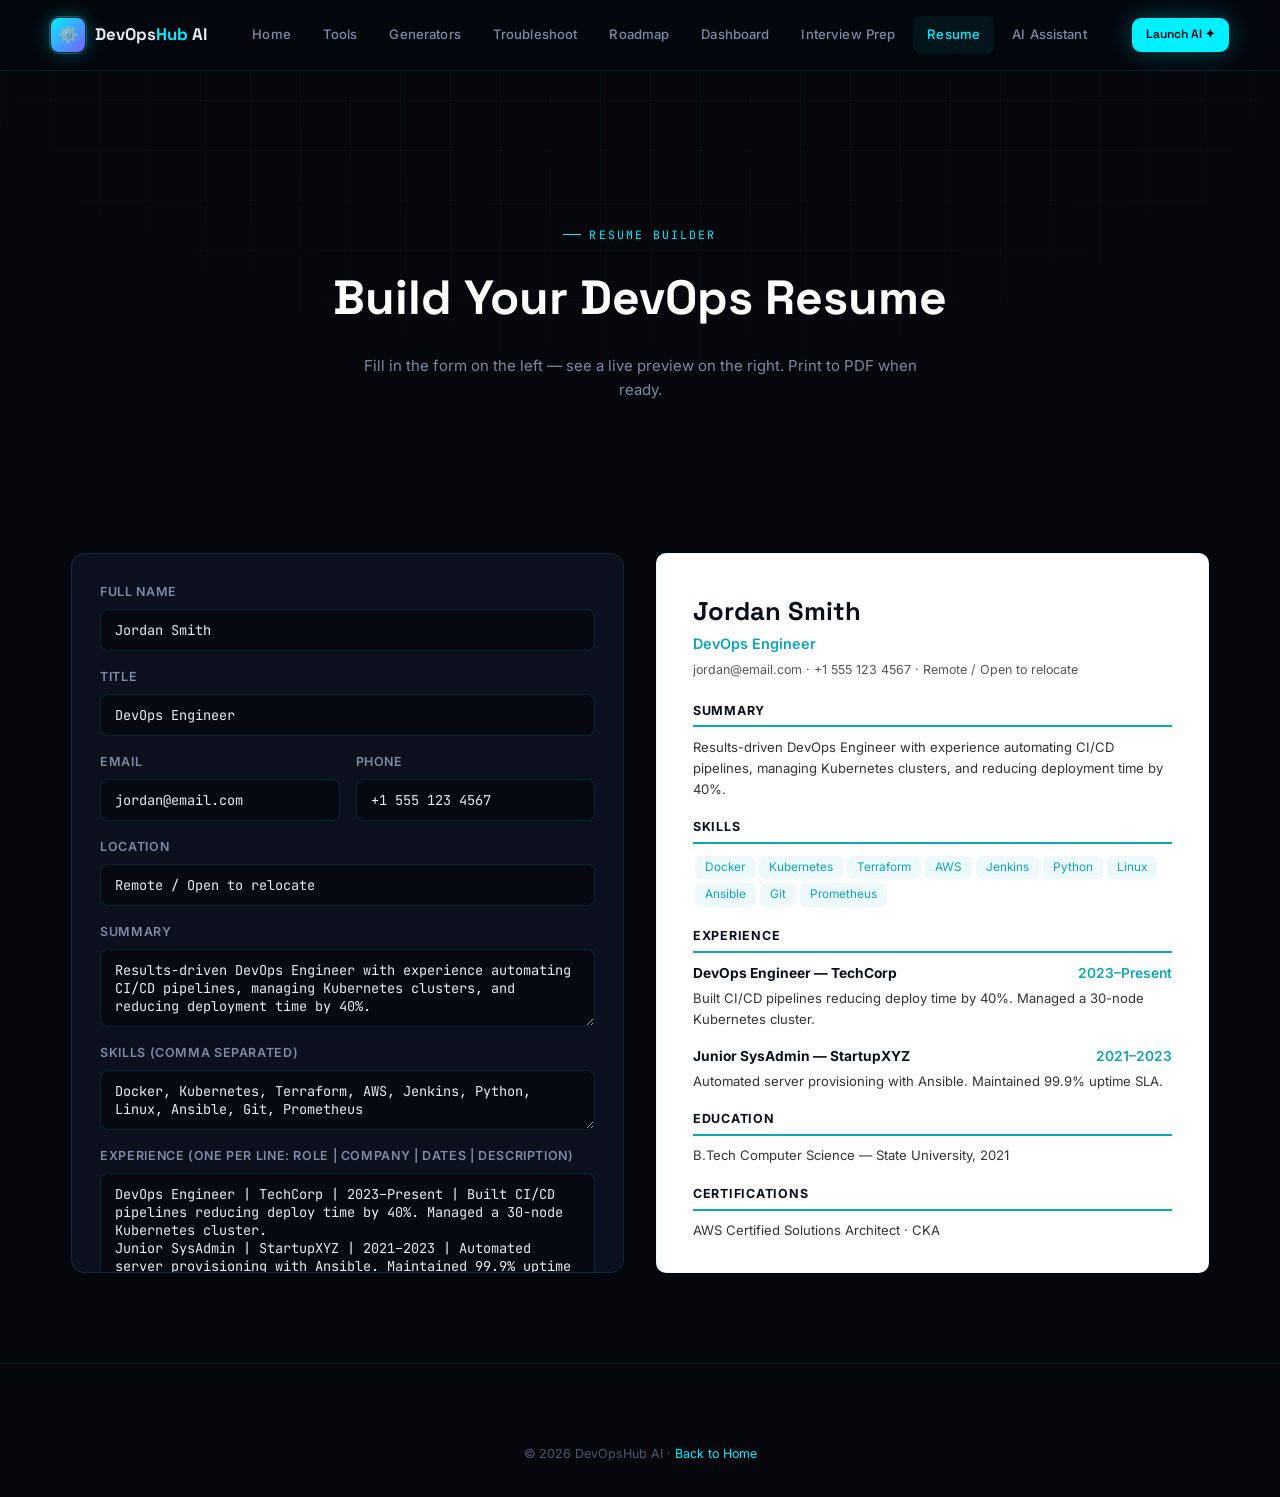
<file: resume.html>
<!DOCTYPE html>
<html lang="en">
<head>
<meta charset="UTF-8">
<meta name="viewport" content="width=device-width, initial-scale=1.0">
<title>Resume Builder — DevOpsHub AI</title>
<link rel="icon" href="data:image/svg+xml,<svg xmlns='http://www.w3.org/2000/svg' viewBox='0 0 100 100'><text y='.9em' font-size='90'>⚙️</text></svg>">
<link href="https://fonts.googleapis.com/css2?family=Space+Grotesk:wght@400;500;600;700&family=Inter:wght@400;500;600;700&family=JetBrains+Mono:wght@400;500;700&display=swap" rel="stylesheet">
<link rel="stylesheet" href="../css/style.css">
</head>
<body>
<div id="scroll-progress"></div>
<div class="bg-grid"></div>

<nav id="nav">
  <a href="../index.html" class="nav-logo">
    <div class="nav-logo-mark">⚙️</div>
    <span class="nav-logo-text">DevOps<span>Hub</span> AI</span>
  </a>
  <div class="nav-links" id="nav-links">
    <a href="../index.html">Home</a>
    <a href="tools.html">Tools</a>
    <a href="generators.html">Generators</a>
    <a href="troubleshoot.html">Troubleshoot</a>
    <a href="roadmap.html">Roadmap</a>
    <a href="dashboard.html">Dashboard</a>
    <a href="interview.html">Interview Prep</a>
    <a href="resume.html" class="active">Resume</a>
    <a href="assistant.html">AI Assistant</a>
  </div>
  <div class="nav-cta">
    <a href="assistant.html" class="btn btn-cyan btn-sm">Launch AI ✦</a>
    <button class="nav-toggle" id="nav-toggle"><span></span><span></span><span></span></button>
  </div>
</nav>

<main>
<div class="page-hero">
  <div class="eyebrow center" style="justify-content:center">Resume Builder</div>
  <h1>Build Your DevOps Resume</h1>
  <p>Fill in the form on the left — see a live preview on the right. Print to PDF when ready.</p>
</div>

<section>
  <div class="wrap">
    <div class="resume-grid reveal">
      <div class="resume-form glass">
        <div class="form-row">
          <label>Full Name</label>
          <input class="form-input" id="r-name" value="Jordan Smith" oninput="renderResume()">
        </div>
        <div class="form-row">
          <label>Title</label>
          <input class="form-input" id="r-title" value="DevOps Engineer" oninput="renderResume()">
        </div>
        <div class="form-grid2">
          <div class="form-row">
            <label>Email</label>
            <input class="form-input" id="r-email" value="jordan@email.com" oninput="renderResume()">
          </div>
          <div class="form-row">
            <label>Phone</label>
            <input class="form-input" id="r-phone" value="+1 555 123 4567" oninput="renderResume()">
          </div>
        </div>
        <div class="form-row">
          <label>Location</label>
          <input class="form-input" id="r-loc" value="Remote / Open to relocate" oninput="renderResume()">
        </div>
        <div class="form-row">
          <label>Summary</label>
          <textarea class="form-textarea" id="r-summary" rows="3" oninput="renderResume()">Results-driven DevOps Engineer with experience automating CI/CD pipelines, managing Kubernetes clusters, and reducing deployment time by 40%.</textarea>
        </div>
        <div class="form-row">
          <label>Skills (comma separated)</label>
          <textarea class="form-textarea" id="r-skills" rows="2" oninput="renderResume()">Docker, Kubernetes, Terraform, AWS, Jenkins, Python, Linux, Ansible, Git, Prometheus</textarea>
        </div>
        <div class="form-row">
          <label>Experience (one per line: Role | Company | Dates | Description)</label>
          <textarea class="form-textarea" id="r-exp" rows="5" oninput="renderResume()">DevOps Engineer | TechCorp | 2023–Present | Built CI/CD pipelines reducing deploy time by 40%. Managed a 30-node Kubernetes cluster.
Junior SysAdmin | StartupXYZ | 2021–2023 | Automated server provisioning with Ansible. Maintained 99.9% uptime SLA.</textarea>
        </div>
        <div class="form-row">
          <label>Education</label>
          <input class="form-input" id="r-edu" value="B.Tech Computer Science — State University, 2021" oninput="renderResume()">
        </div>
        <div class="form-row">
          <label>Certifications (comma separated)</label>
          <input class="form-input" id="r-certs" value="AWS Certified Solutions Architect, CKA" oninput="renderResume()">
        </div>
        <button class="btn btn-cyan btn-block" onclick="window.print()">🖨️ Print / Save as PDF</button>
      </div>

      <div class="resume-preview glass" id="resume-preview"></div>
    </div>
  </div>
</section>

</main>

<footer>
  <div class="footer-bottom" style="border-top:none;justify-content:center">
    <p>© 2026 DevOpsHub AI · <a href="../index.html" style="color:var(--cyan)">Back to Home</a></p>
  </div>
</footer>

<button id="back-top">↑</button>

<style>
@media print {
  nav, .page-hero, .resume-form, footer, #back-top, .bg-grid, #scroll-progress { display: none !important; }
  body { background: #fff !important; }
  .resume-grid { display: block !important; }
  .resume-preview { box-shadow: none !important; max-height: none !important; }
  main { padding-top: 0 !important; }
}
</style>

<script>
function renderResume() {
  const name = document.getElementById('r-name').value;
  const title = document.getElementById('r-title').value;
  const email = document.getElementById('r-email').value;
  const phone = document.getElementById('r-phone').value;
  const loc = document.getElementById('r-loc').value;
  const summary = document.getElementById('r-summary').value;
  const skills = document.getElementById('r-skills').value.split(',').map(s=>s.trim()).filter(Boolean);
  const expLines = document.getElementById('r-exp').value.split('\n').filter(l=>l.trim());
  const edu = document.getElementById('r-edu').value;
  const certs = document.getElementById('r-certs').value.split(',').map(s=>s.trim()).filter(Boolean);

  const expHtml = expLines.map(line => {
    const [role, company, dates, desc] = line.split('|').map(s => (s||'').trim());
    return `
      <div style="margin-bottom:.9rem">
        <div style="display:flex;justify-content:space-between;font-weight:700;font-size:.86rem;color:#0a0f1e">
          <span>${role || ''} — ${company || ''}</span><span style="color:#0ea5b8;font-weight:600">${dates || ''}</span>
        </div>
        <p style="margin-top:.2rem">${desc || ''}</p>
      </div>`;
  }).join('');

  document.getElementById('resume-preview').innerHTML = `
    <div class="rp-name">${name}</div>
    <div class="rp-title">${title}</div>
    <div class="rp-contact">${email} · ${phone} · ${loc}</div>

    <div class="rp-section">
      <h4>Summary</h4>
      <p>${summary}</p>
    </div>

    <div class="rp-section">
      <h4>Skills</h4>
      <div>${skills.map(s => `<span class="rp-skill-tag">${s}</span>`).join('')}</div>
    </div>

    <div class="rp-section">
      <h4>Experience</h4>
      ${expHtml}
    </div>

    <div class="rp-section">
      <h4>Education</h4>
      <p>${edu}</p>
    </div>

    ${certs.length ? `<div class="rp-section">
      <h4>Certifications</h4>
      <p>${certs.join(' · ')}</p>
    </div>` : ''}
  `;
}
renderResume();
</script>
<script src="https://cdnjs.cloudflare.com/ajax/libs/gsap/3.12.2/gsap.min.js"></script>
<script src="../js/main.js"></script>
</body>
</html>
</file>
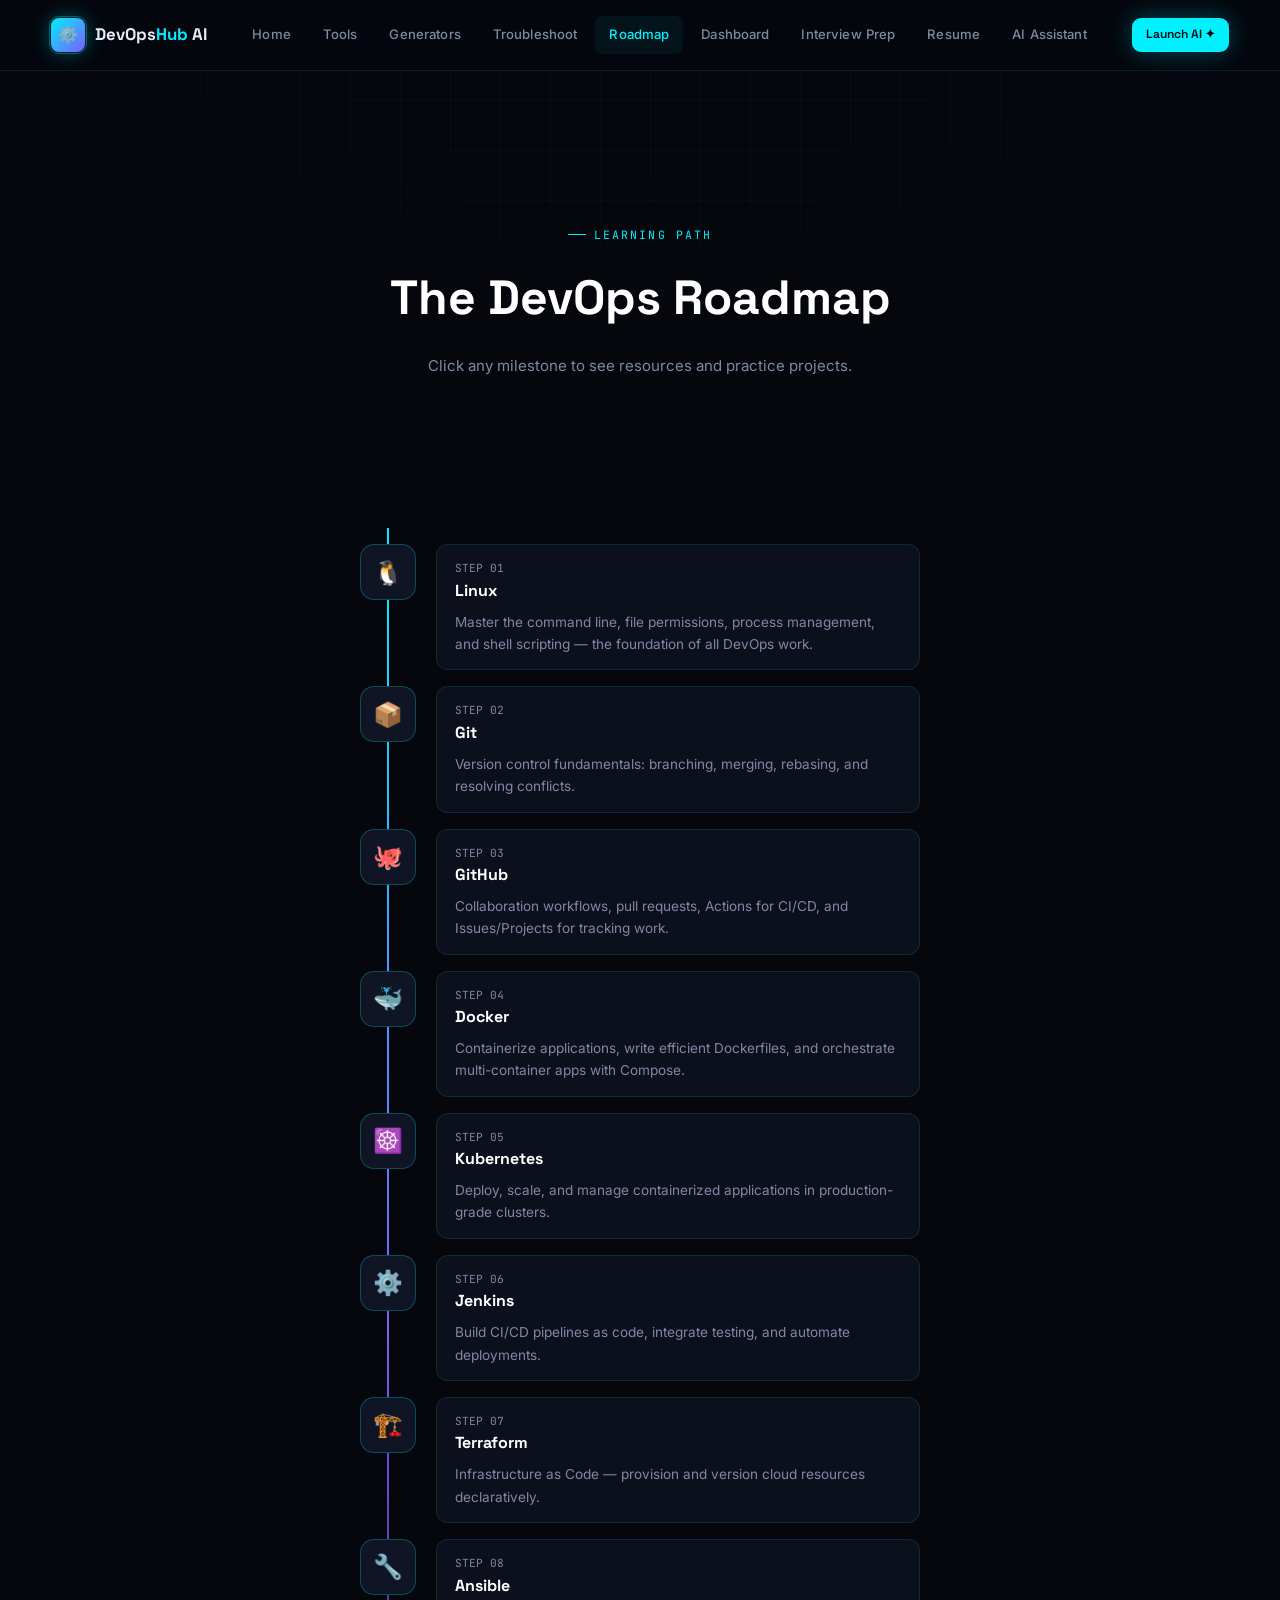
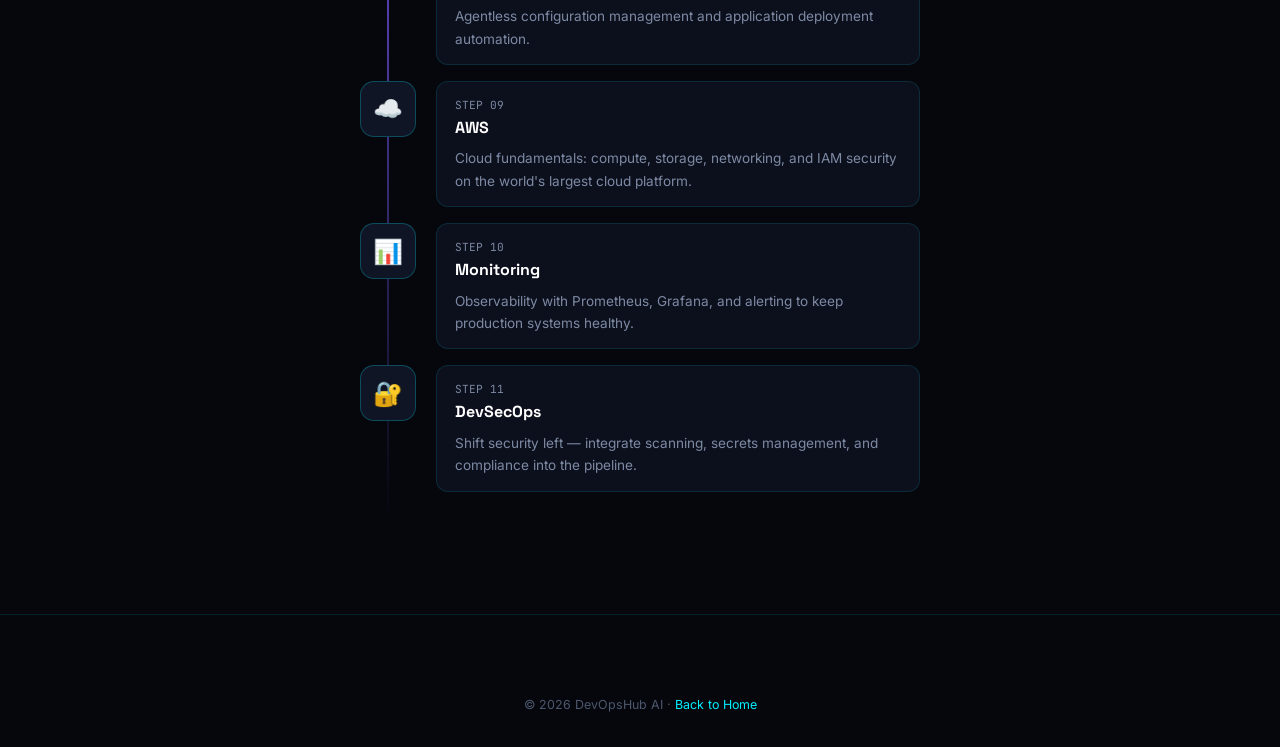
<file: roadmap.html>
<!DOCTYPE html>
<html lang="en">
<head>
<meta charset="UTF-8">
<meta name="viewport" content="width=device-width, initial-scale=1.0">
<title>DevOps Roadmap — DevOpsHub AI</title>
<link rel="icon" href="data:image/svg+xml,<svg xmlns='http://www.w3.org/2000/svg' viewBox='0 0 100 100'><text y='.9em' font-size='90'>⚙️</text></svg>">
<link href="https://fonts.googleapis.com/css2?family=Space+Grotesk:wght@400;500;600;700&family=Inter:wght@400;500;600;700&family=JetBrains+Mono:wght@400;500;700&display=swap" rel="stylesheet">
<link rel="stylesheet" href="../css/style.css">
</head>
<body>
<div id="scroll-progress"></div>
<div class="bg-grid"></div>

<nav id="nav">
  <a href="../index.html" class="nav-logo">
    <div class="nav-logo-mark">⚙️</div>
    <span class="nav-logo-text">DevOps<span>Hub</span> AI</span>
  </a>
  <div class="nav-links" id="nav-links">
    <a href="../index.html">Home</a>
    <a href="tools.html">Tools</a>
    <a href="generators.html">Generators</a>
    <a href="troubleshoot.html">Troubleshoot</a>
    <a href="roadmap.html" class="active">Roadmap</a>
    <a href="dashboard.html">Dashboard</a>
    <a href="interview.html">Interview Prep</a>
    <a href="resume.html">Resume</a>
    <a href="assistant.html">AI Assistant</a>
  </div>
  <div class="nav-cta">
    <a href="assistant.html" class="btn btn-cyan btn-sm">Launch AI ✦</a>
    <button class="nav-toggle" id="nav-toggle"><span></span><span></span><span></span></button>
  </div>
</nav>

<main>
<div class="page-hero">
  <div class="eyebrow center" style="justify-content:center">Learning Path</div>
  <h1>The DevOps Roadmap</h1>
  <p>Click any milestone to see resources and practice projects.</p>
</div>

<section>
  <div class="wrap">
    <div class="roadmap-line" id="roadmap-line"></div>
  </div>
</section>

</main>

<footer>
  <div class="footer-bottom" style="border-top:none;justify-content:center">
    <p>© 2026 DevOpsHub AI · <a href="../index.html" style="color:var(--cyan)">Back to Home</a></p>
  </div>
</footer>

<button id="back-top">↑</button>

<script src="../data/tools-data.js"></script>
<script>
function renderRoadmap() {
  document.getElementById('roadmap-line').innerHTML = ROADMAP_NODES.map((n, i) => `
    <div class="roadmap-node reveal" onclick="this.classList.toggle('open')">
      <div class="roadmap-marker">${n.icon}</div>
      <div class="roadmap-content">
        <div class="roadmap-step">STEP ${String(i+1).padStart(2,'0')}</div>
        <div class="roadmap-title">${n.title}</div>
        <div style="font-size:.85rem;color:var(--muted);margin-top:.4rem">${n.desc}</div>
        <div class="roadmap-detail">
          <h5>📚 Learning Resources</h5>
          <ul>${n.resources.map(r => `<li>${r}</li>`).join('')}</ul>
          <h5>🛠️ Practice Projects</h5>
          <ul>${n.projects.map(p => `<li>${p}</li>`).join('')}</ul>
        </div>
      </div>
    </div>
  `).join('');

  // re-attach reveal observer for dynamically added nodes
  const obs = new IntersectionObserver(entries => {
    entries.forEach((e,i) => {
      if (e.isIntersecting) { setTimeout(()=>e.target.classList.add('in'), i*60); obs.unobserve(e.target); }
    });
  }, { threshold: .1 });
  document.querySelectorAll('.roadmap-node.reveal').forEach(el => obs.observe(el));
}
renderRoadmap();
</script>
<script src="https://cdnjs.cloudflare.com/ajax/libs/gsap/3.12.2/gsap.min.js"></script>
<script src="../js/main.js"></script>
</body>
</html>
</file>
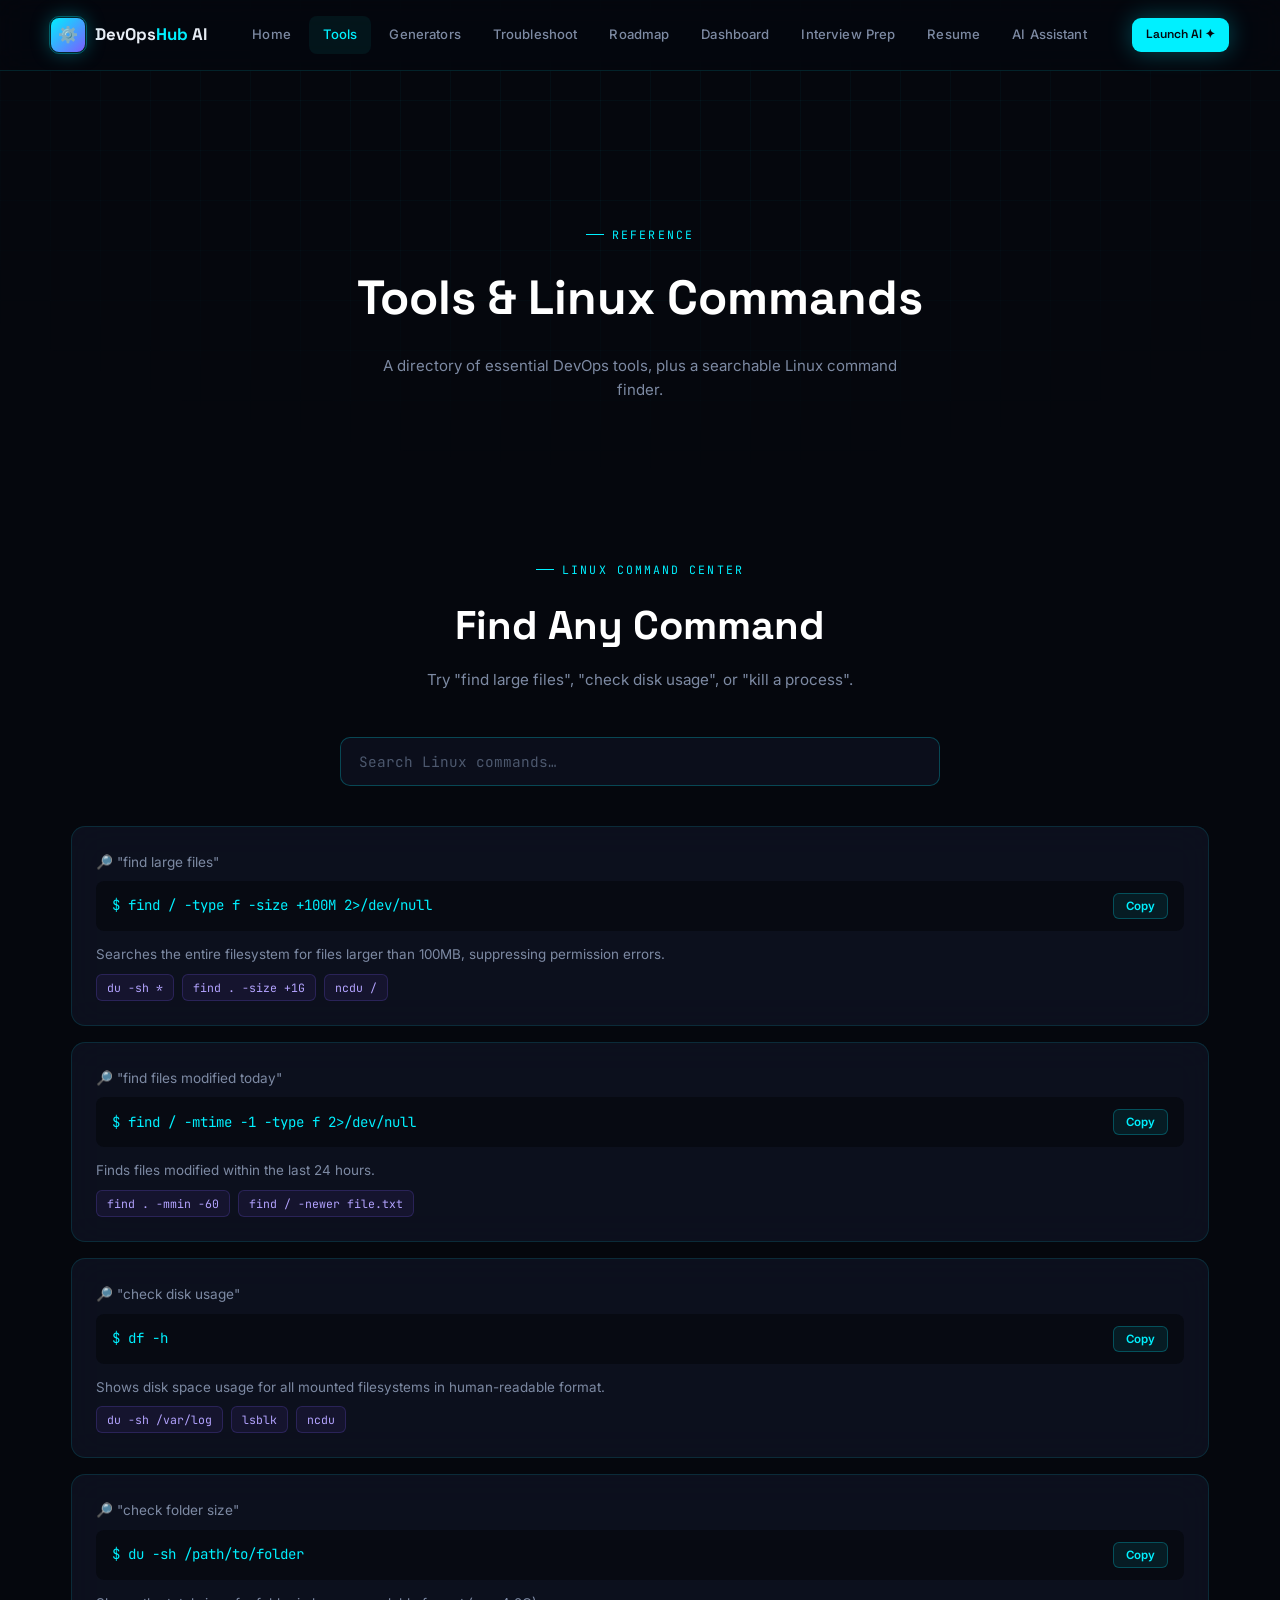
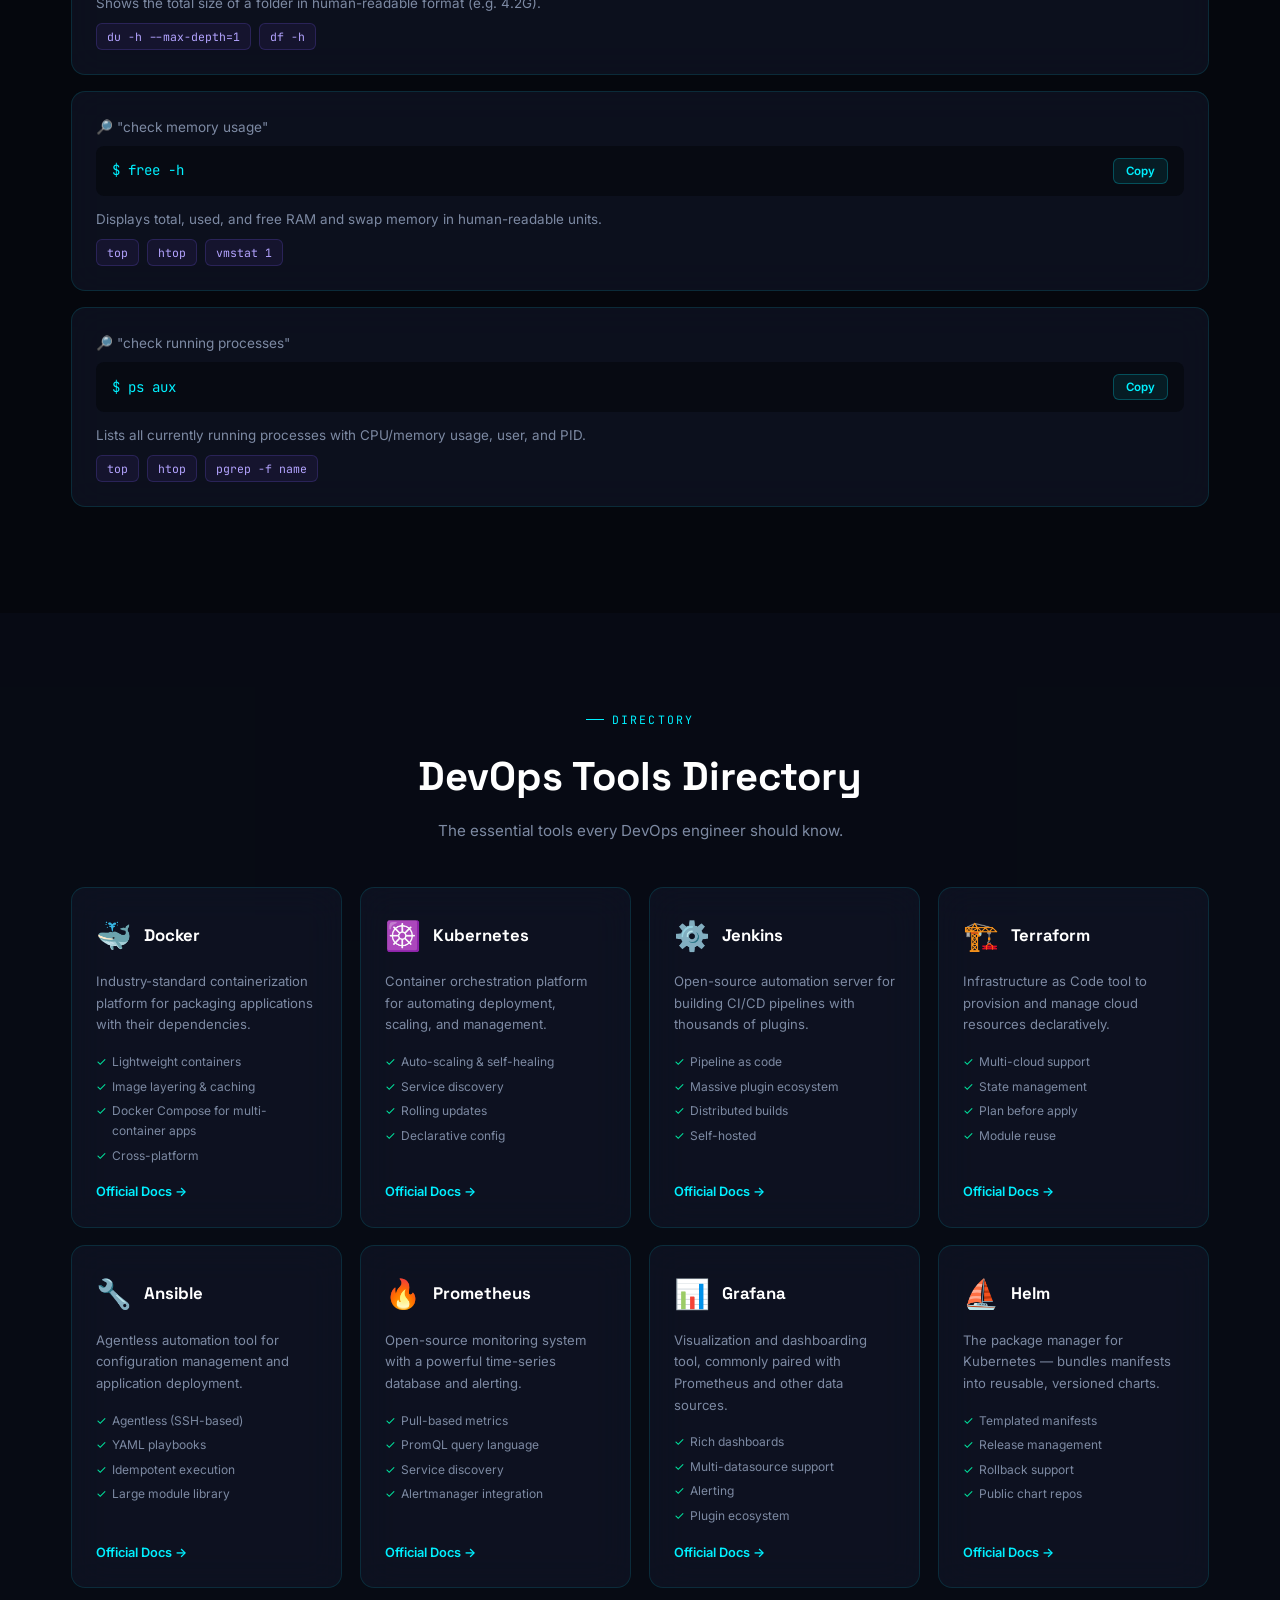
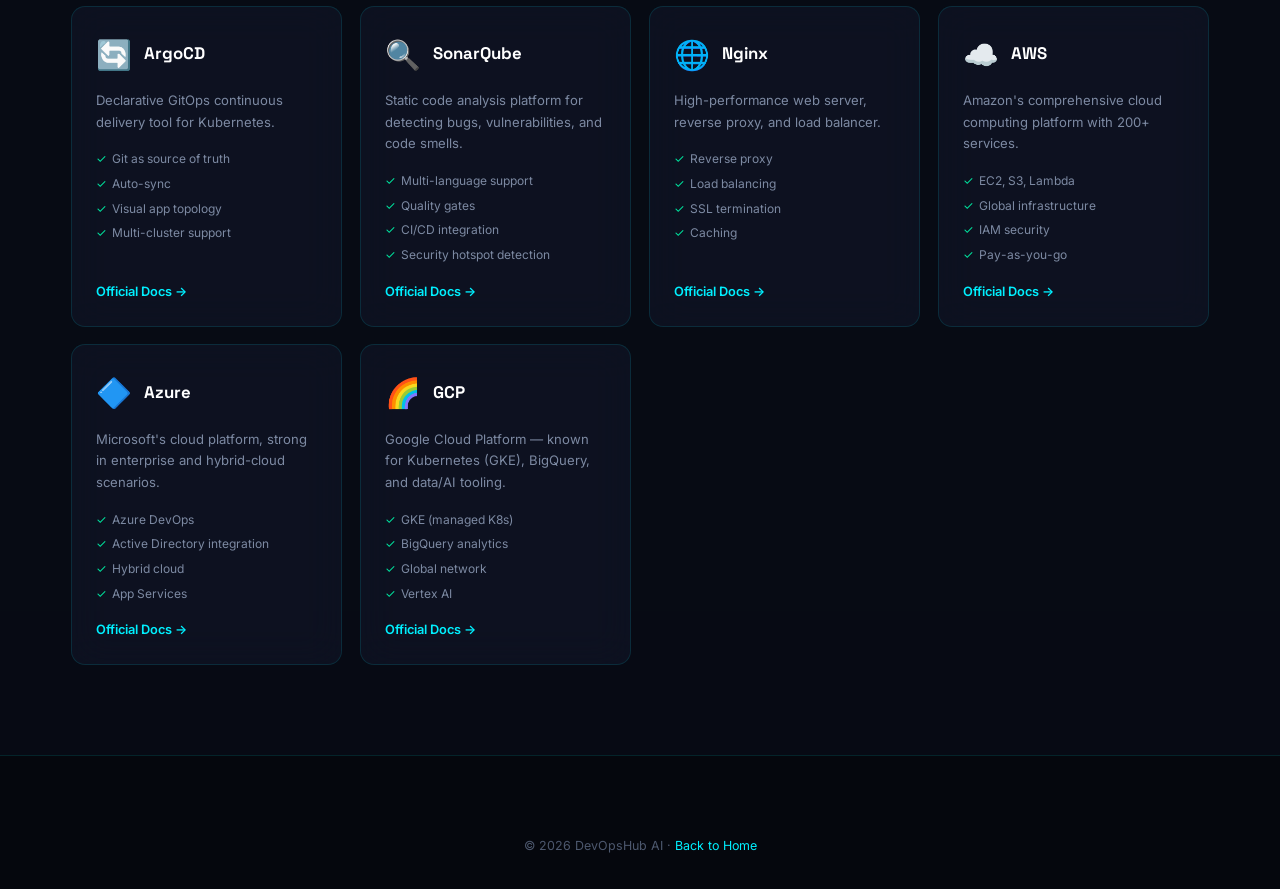
<file: tools.html>
<!DOCTYPE html>
<html lang="en">
<head>
<meta charset="UTF-8">
<meta name="viewport" content="width=device-width, initial-scale=1.0">
<title>Tools & Linux Commands — DevOpsHub AI</title>
<link rel="icon" href="data:image/svg+xml,<svg xmlns='http://www.w3.org/2000/svg' viewBox='0 0 100 100'><text y='.9em' font-size='90'>⚙️</text></svg>">
<link href="https://fonts.googleapis.com/css2?family=Space+Grotesk:wght@400;500;600;700&family=Inter:wght@400;500;600;700&family=JetBrains+Mono:wght@400;500;700&display=swap" rel="stylesheet">
<link rel="stylesheet" href="../css/style.css">
</head>
<body>
<div id="scroll-progress"></div>
<div class="bg-grid"></div>

<nav id="nav">
  <a href="../index.html" class="nav-logo">
    <div class="nav-logo-mark">⚙️</div>
    <span class="nav-logo-text">DevOps<span>Hub</span> AI</span>
  </a>
  <div class="nav-links" id="nav-links">
    <a href="../index.html">Home</a>
    <a href="tools.html" class="active">Tools</a>
    <a href="generators.html">Generators</a>
    <a href="troubleshoot.html">Troubleshoot</a>
    <a href="roadmap.html">Roadmap</a>
    <a href="dashboard.html">Dashboard</a>
    <a href="interview.html">Interview Prep</a>
    <a href="resume.html">Resume</a>
    <a href="assistant.html">AI Assistant</a>
  </div>
  <div class="nav-cta">
    <a href="assistant.html" class="btn btn-cyan btn-sm">Launch AI ✦</a>
    <button class="nav-toggle" id="nav-toggle"><span></span><span></span><span></span></button>
  </div>
</nav>

<main>
<div class="page-hero">
  <div class="eyebrow center" style="justify-content:center">Reference</div>
  <h1>Tools & Linux Commands</h1>
  <p>A directory of essential DevOps tools, plus a searchable Linux command finder.</p>
</div>

<!-- LINUX COMMAND FINDER -->
<section id="linux">
  <div class="wrap">
    <div class="sec-head center reveal">
      <div class="eyebrow">Linux Command Center</div>
      <h2 class="sec-title">Find Any Command</h2>
      <p class="sec-sub">Try "find large files", "check disk usage", or "kill a process".</p>
    </div>
    <div class="search-bar reveal">
      <input type="text" id="linux-search" placeholder="Search Linux commands…" oninput="renderLinuxResults()">
    </div>
    <div id="linux-results"></div>
  </div>
</section>

<!-- TOOLS DIRECTORY -->
<section id="directory" style="background:rgba(16,21,37,.3)">
  <div class="wrap">
    <div class="sec-head center reveal">
      <div class="eyebrow">Directory</div>
      <h2 class="sec-title">DevOps Tools Directory</h2>
      <p class="sec-sub">The essential tools every DevOps engineer should know.</p>
    </div>
    <div class="tools-grid" id="tools-grid"></div>
  </div>
</section>

</main>

<footer>
  <div class="footer-bottom" style="border-top:none;justify-content:center">
    <p>© 2026 DevOpsHub AI · <a href="../index.html" style="color:var(--cyan)">Back to Home</a></p>
  </div>
</footer>

<button id="back-top">↑</button>

<script src="../data/linux-commands.js"></script>
<script src="../data/tools-data.js"></script>
<script>
function renderLinuxResults() {
  const q = document.getElementById('linux-search').value;
  const results = q ? searchLinuxCommands(q) : LINUX_COMMANDS.slice(0, 6);
  const container = document.getElementById('linux-results');
  if (!results.length) {
    container.innerHTML = `<div class="center" style="padding:2rem;color:var(--muted)">No commands found. Try a different search.</div>`;
    return;
  }
  container.innerHTML = results.map(r => `
    <div class="cmd-result glass">
      <div class="cmd-q">🔎 "${r.q}"</div>
      <div class="cmd-line">
        <code>$ ${r.cmd}</code>
        <button class="copy-btn" onclick="navigator.clipboard.writeText(this.parentElement.querySelector('code').textContent.replace('$ ',''));this.textContent='✓';setTimeout(()=>this.textContent='Copy',1500)">Copy</button>
      </div>
      <div class="cmd-explain">${r.explain}</div>
      <div class="cmd-related">${r.related.map(rl => `<span>${rl}</span>`).join('')}</div>
    </div>
  `).join('');
}

function renderToolsGrid() {
  document.getElementById('tools-grid').innerHTML = TOOLS_DIRECTORY.map(t => `
    <div class="tool-card glass">
      <div class="tool-card-top">
        <div class="tool-card-icon">${t.icon}</div>
        <div class="tool-card-name">${t.name}</div>
      </div>
      <div class="tool-card-desc">${t.desc}</div>
      <ul class="tool-card-features">${t.features.map(f => `<li>${f}</li>`).join('')}</ul>
      <a href="${t.docs}" target="_blank" class="tool-card-link">Official Docs →</a>
    </div>
  `).join('');
}

renderLinuxResults();
renderToolsGrid();
</script>
<script src="https://cdnjs.cloudflare.com/ajax/libs/gsap/3.12.2/gsap.min.js"></script>
<script src="../js/main.js"></script>
</body>
</html>
</file>
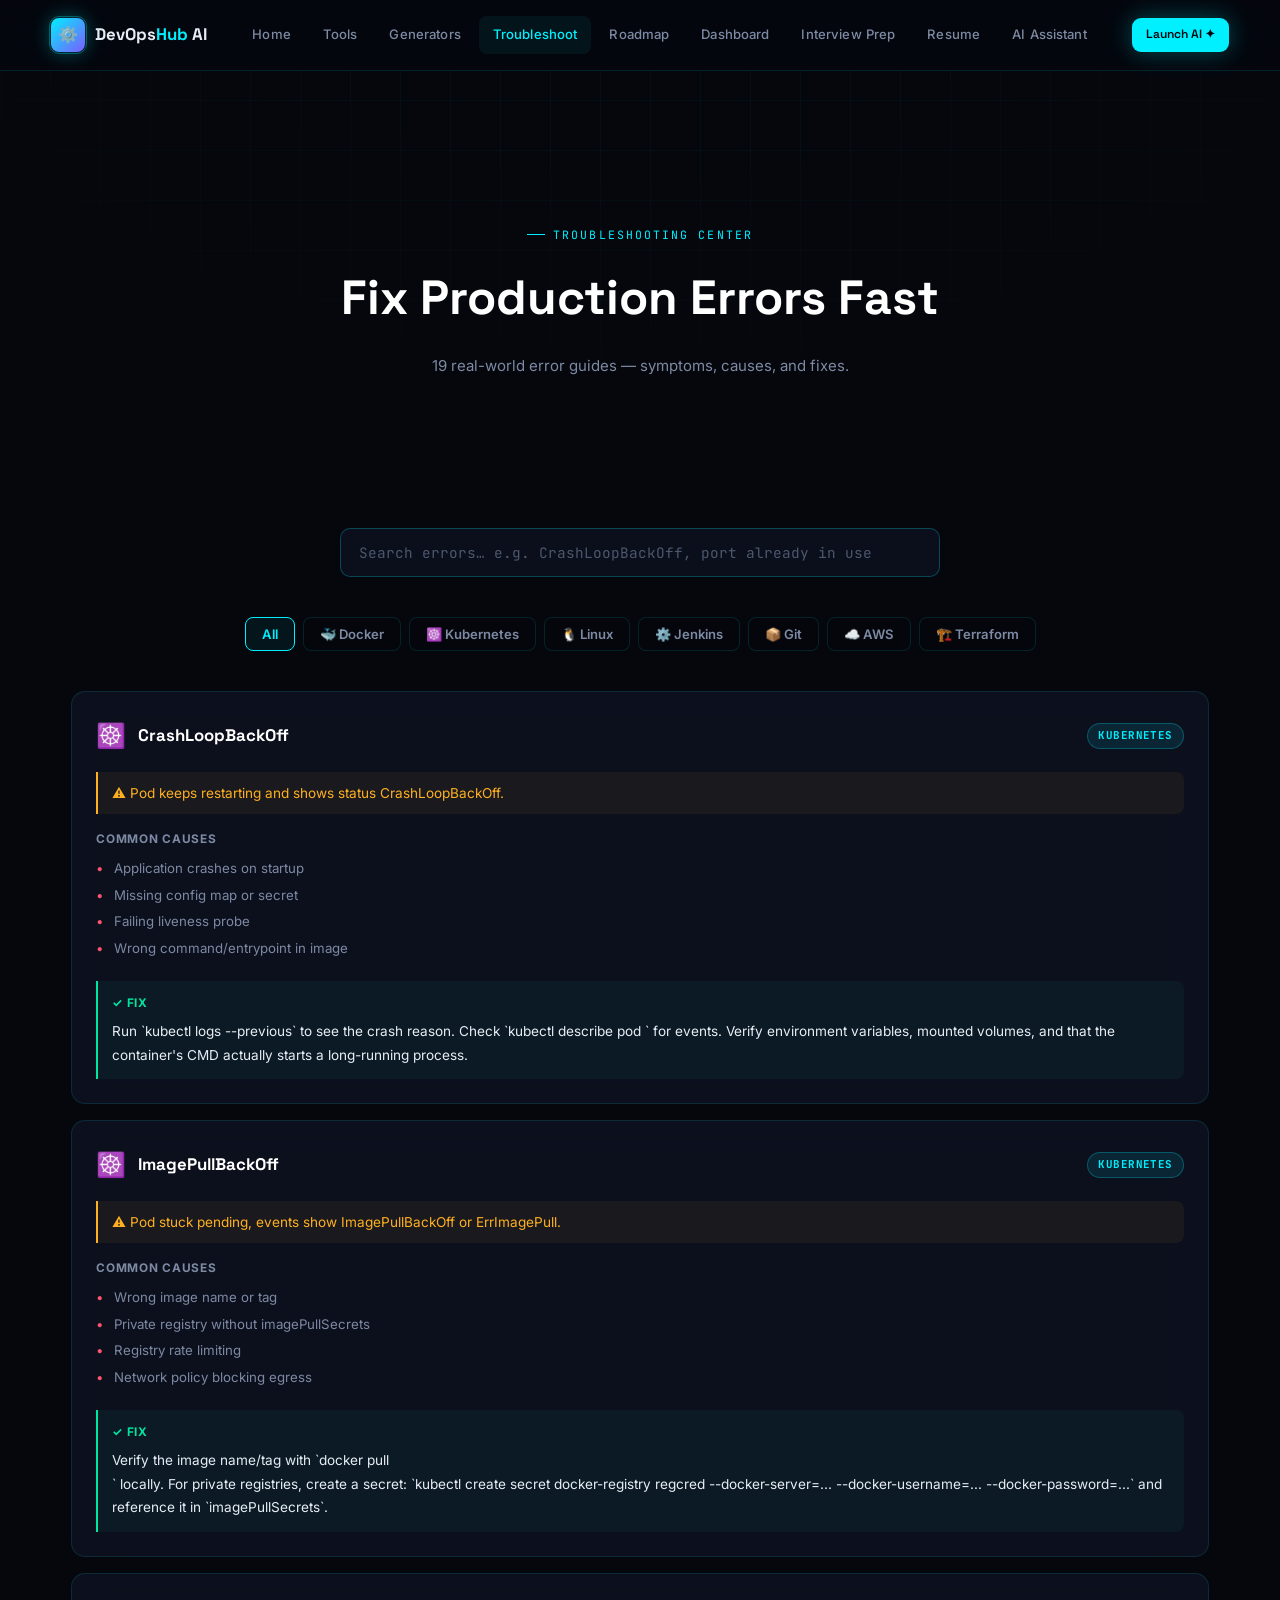
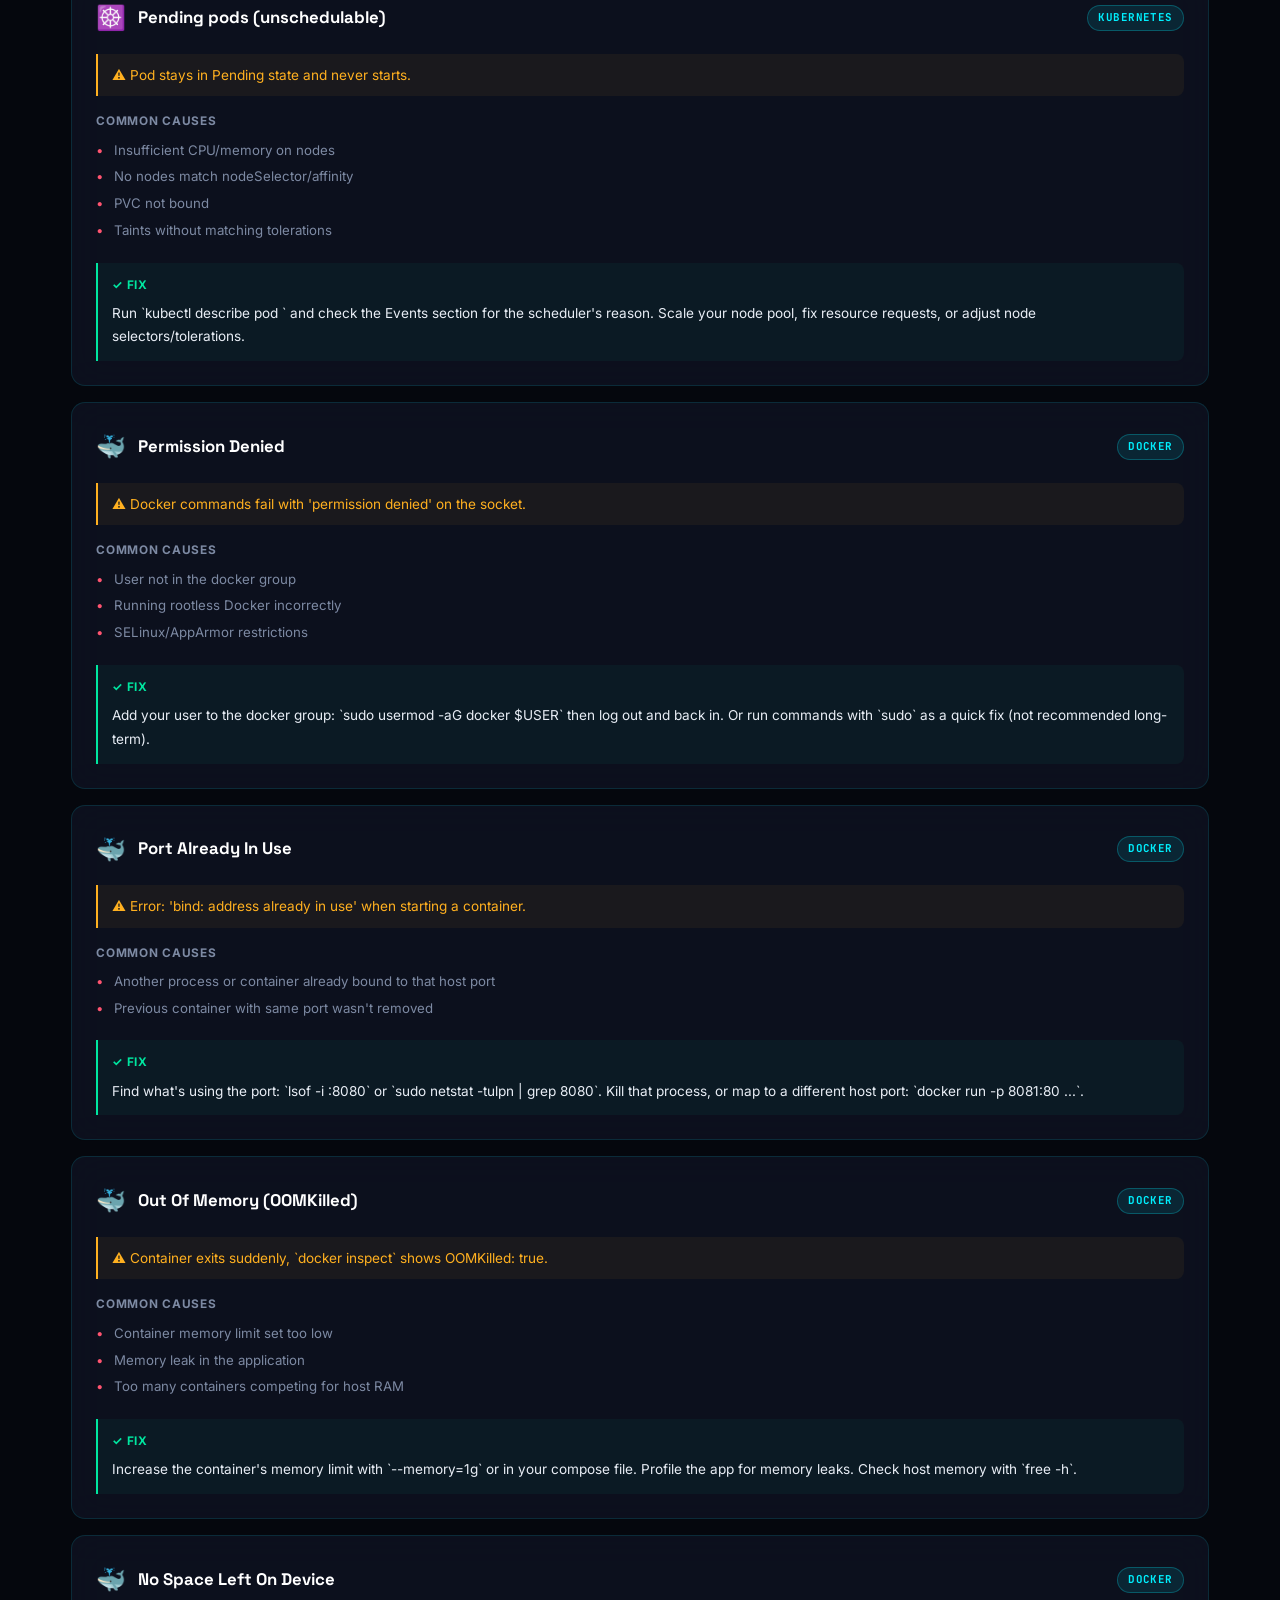
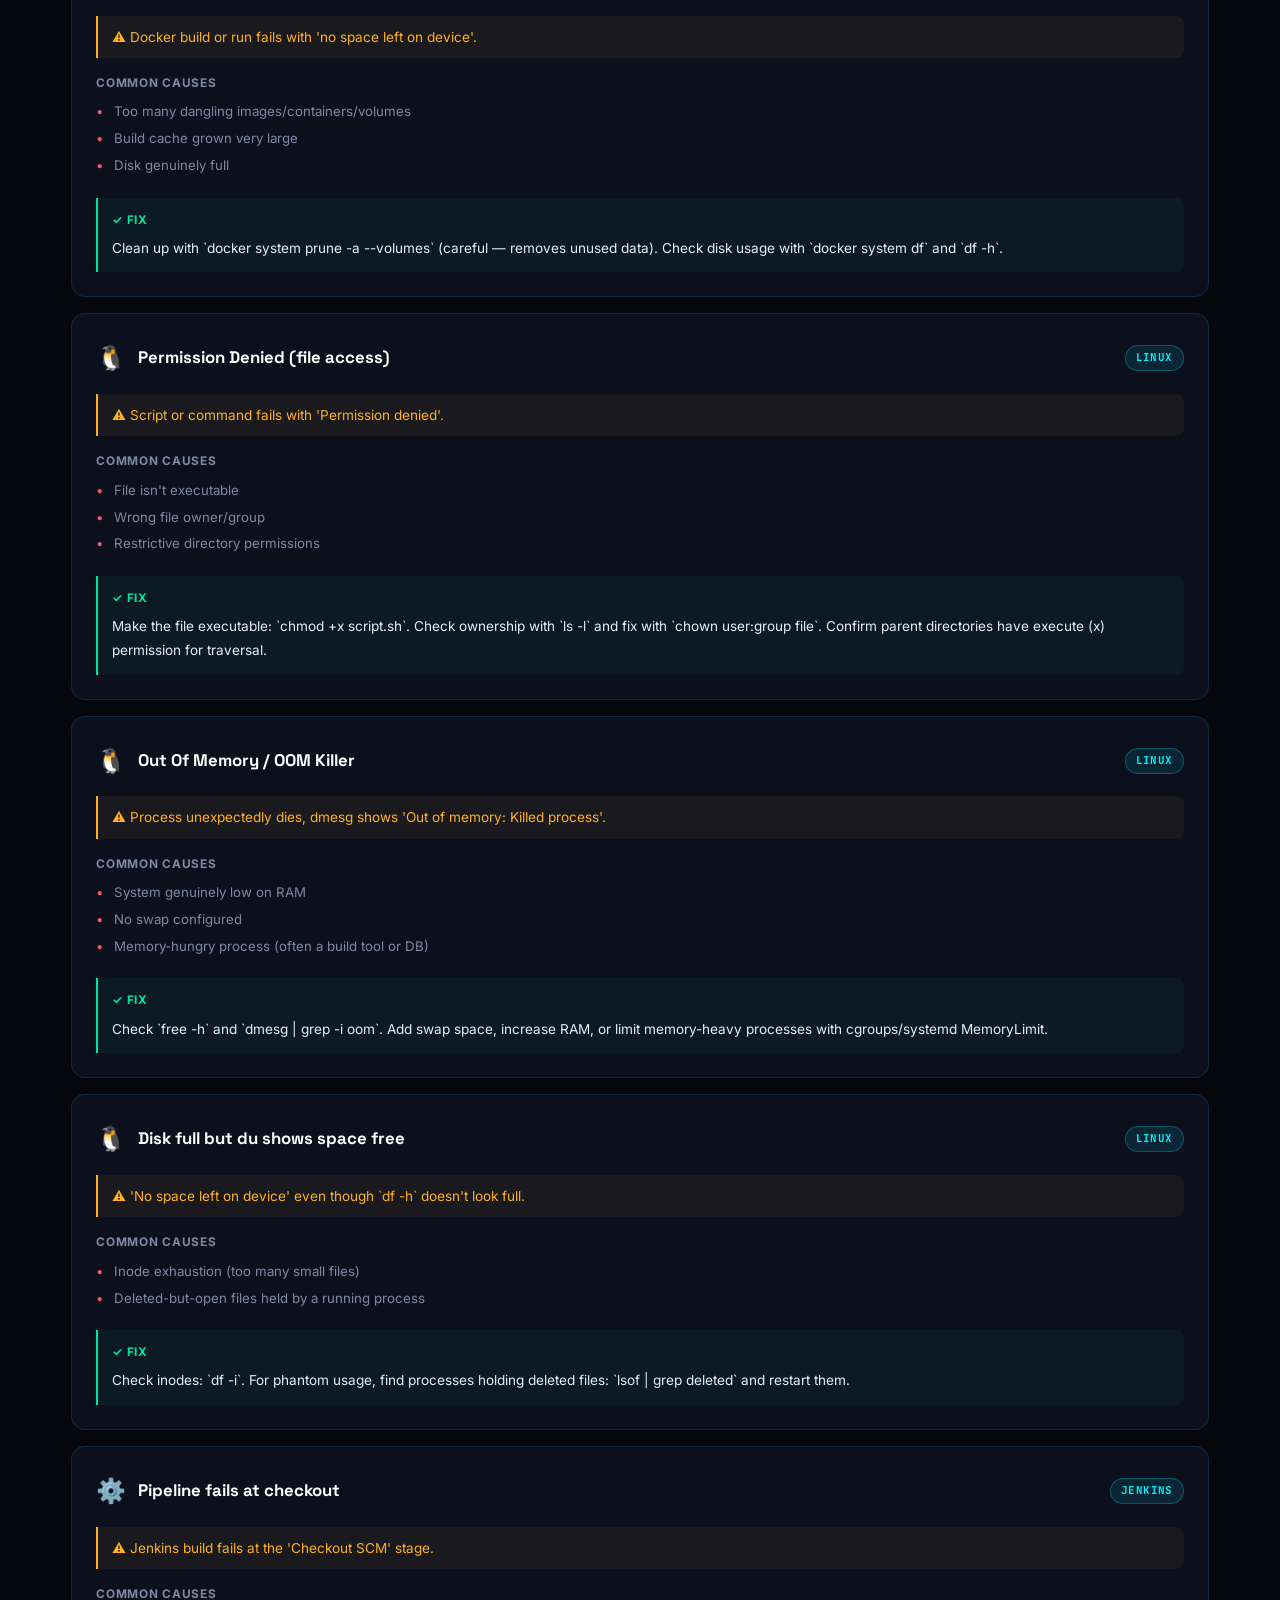
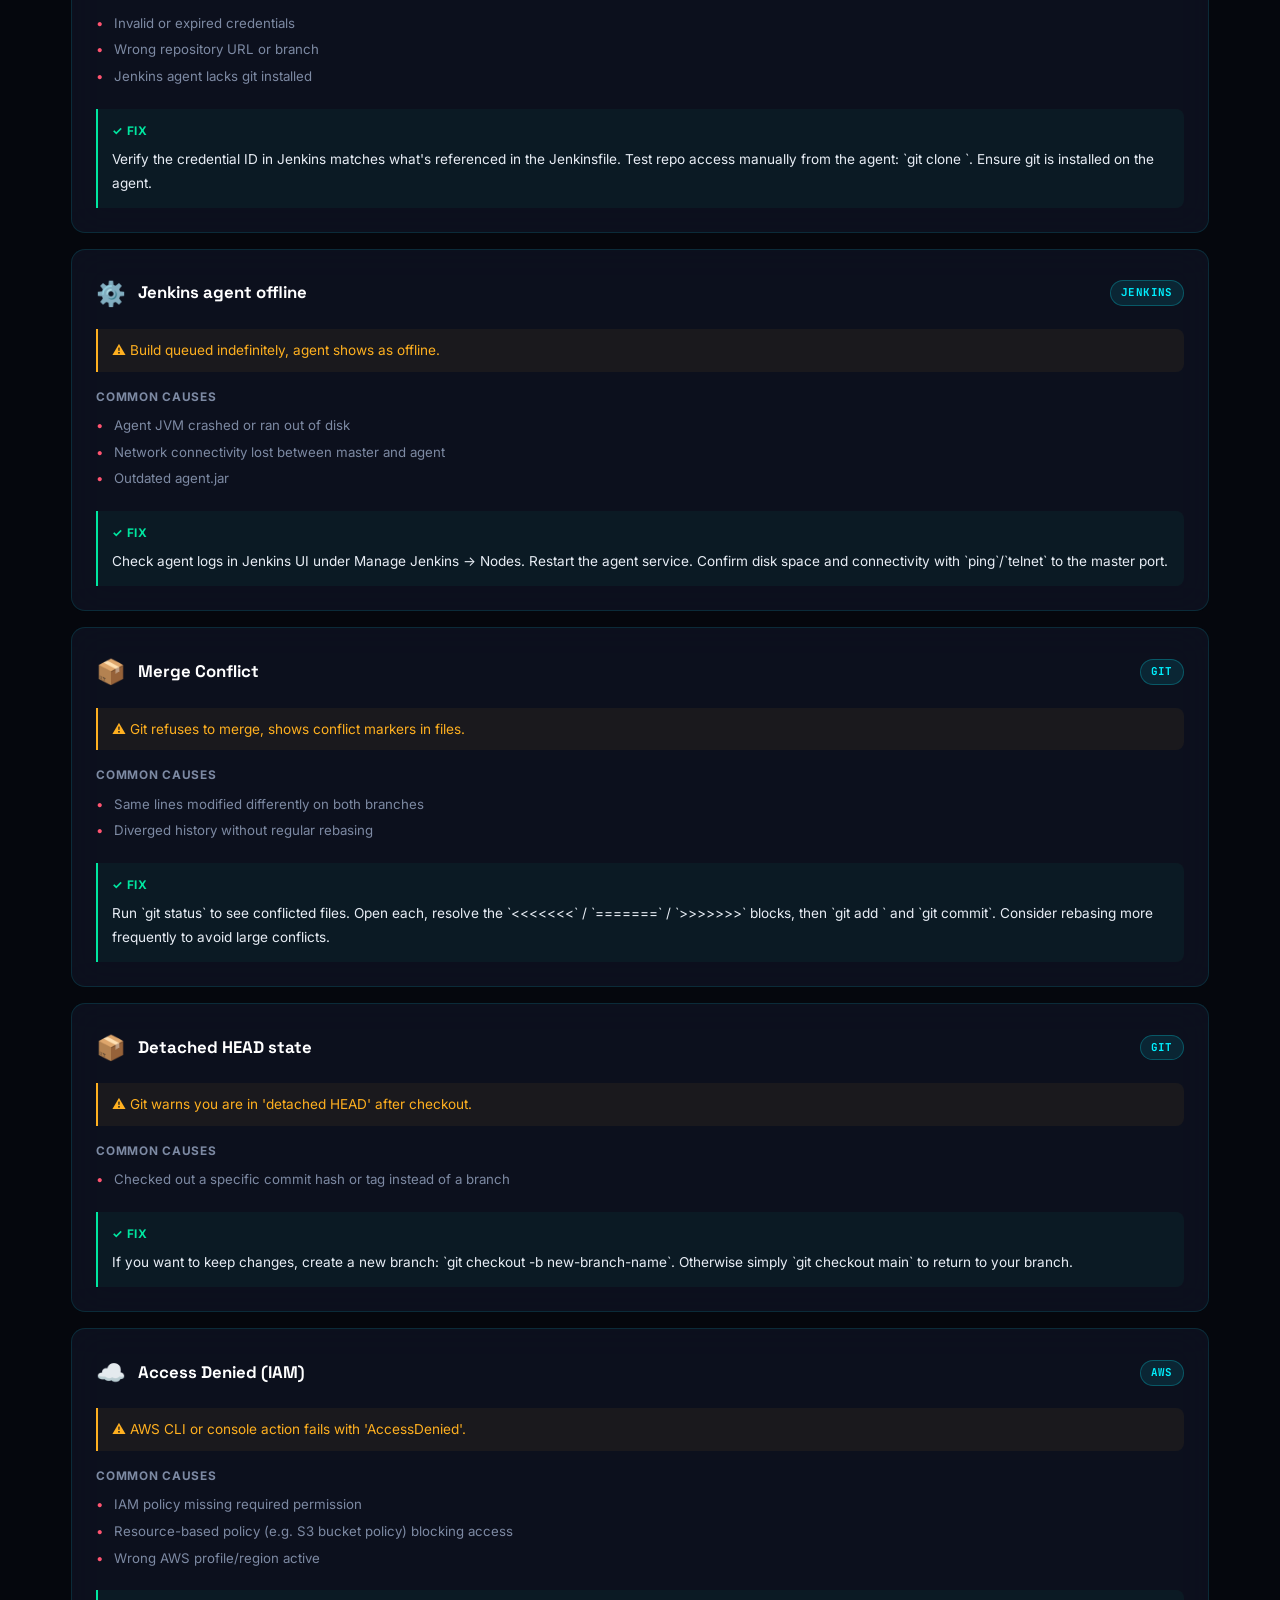
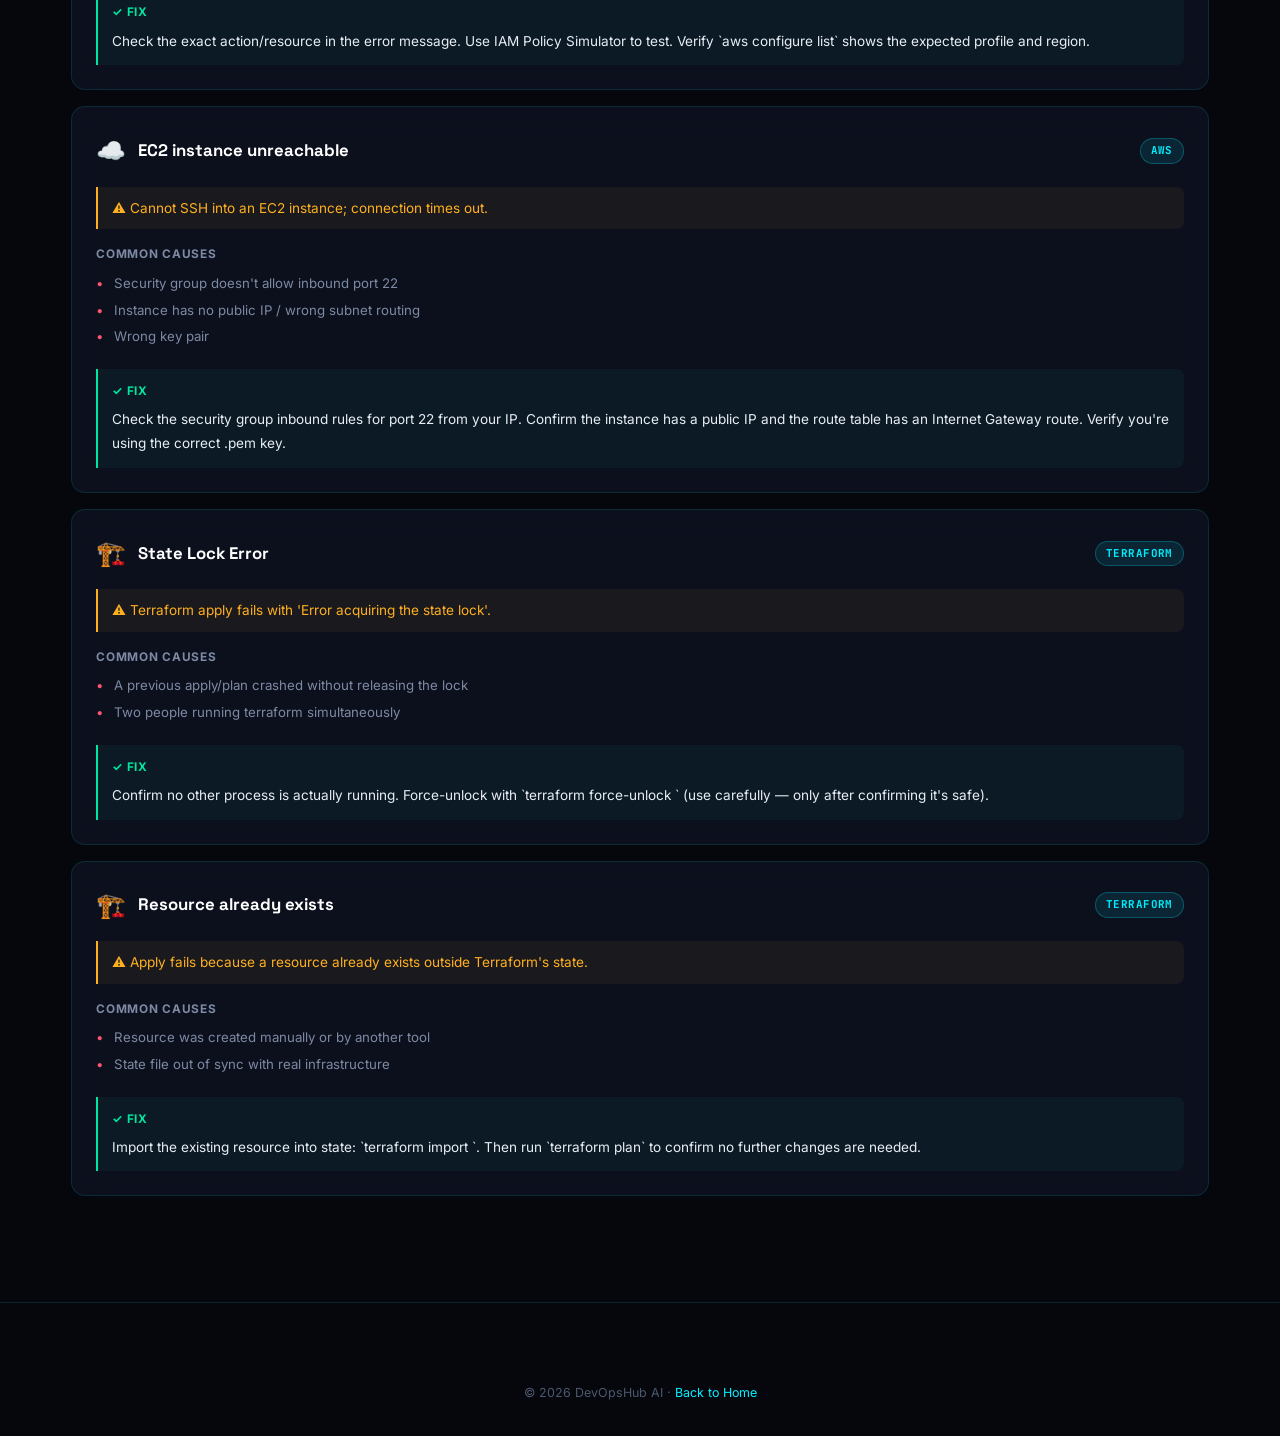
<file: troubleshoot.html>
<!DOCTYPE html>
<html lang="en">
<head>
<meta charset="UTF-8">
<meta name="viewport" content="width=device-width, initial-scale=1.0">
<title>Troubleshooting Center — DevOpsHub AI</title>
<link rel="icon" href="data:image/svg+xml,<svg xmlns='http://www.w3.org/2000/svg' viewBox='0 0 100 100'><text y='.9em' font-size='90'>⚙️</text></svg>">
<link href="https://fonts.googleapis.com/css2?family=Space+Grotesk:wght@400;500;600;700&family=Inter:wght@400;500;600;700&family=JetBrains+Mono:wght@400;500;700&display=swap" rel="stylesheet">
<link rel="stylesheet" href="../css/style.css">
</head>
<body>
<div id="scroll-progress"></div>
<div class="bg-grid"></div>

<nav id="nav">
  <a href="../index.html" class="nav-logo">
    <div class="nav-logo-mark">⚙️</div>
    <span class="nav-logo-text">DevOps<span>Hub</span> AI</span>
  </a>
  <div class="nav-links" id="nav-links">
    <a href="../index.html">Home</a>
    <a href="tools.html">Tools</a>
    <a href="generators.html">Generators</a>
    <a href="troubleshoot.html" class="active">Troubleshoot</a>
    <a href="roadmap.html">Roadmap</a>
    <a href="dashboard.html">Dashboard</a>
    <a href="interview.html">Interview Prep</a>
    <a href="resume.html">Resume</a>
    <a href="assistant.html">AI Assistant</a>
  </div>
  <div class="nav-cta">
    <a href="assistant.html" class="btn btn-cyan btn-sm">Launch AI ✦</a>
    <button class="nav-toggle" id="nav-toggle"><span></span><span></span><span></span></button>
  </div>
</nav>

<main>
<div class="page-hero">
  <div class="eyebrow center" style="justify-content:center">Troubleshooting Center</div>
  <h1>Fix Production Errors Fast</h1>
  <p>19 real-world error guides — symptoms, causes, and fixes.</p>
</div>

<section>
  <div class="wrap">
    <div class="search-bar reveal">
      <input type="text" id="ts-search" placeholder="Search errors… e.g. CrashLoopBackOff, port already in use" oninput="renderTS()">
    </div>
    <div class="ts-filters reveal">
      <button class="chip active" data-cat="all" onclick="setTSFilter(this)">All</button>
      <button class="chip" data-cat="docker" onclick="setTSFilter(this)">🐳 Docker</button>
      <button class="chip" data-cat="kubernetes" onclick="setTSFilter(this)">☸️ Kubernetes</button>
      <button class="chip" data-cat="linux" onclick="setTSFilter(this)">🐧 Linux</button>
      <button class="chip" data-cat="jenkins" onclick="setTSFilter(this)">⚙️ Jenkins</button>
      <button class="chip" data-cat="git" onclick="setTSFilter(this)">📦 Git</button>
      <button class="chip" data-cat="aws" onclick="setTSFilter(this)">☁️ AWS</button>
      <button class="chip" data-cat="terraform" onclick="setTSFilter(this)">🏗️ Terraform</button>
    </div>
    <div id="ts-results"></div>
  </div>
</section>

</main>

<footer>
  <div class="footer-bottom" style="border-top:none;justify-content:center">
    <p>© 2026 DevOpsHub AI · <a href="../index.html" style="color:var(--cyan)">Back to Home</a></p>
  </div>
</footer>

<button id="back-top">↑</button>

<script src="../data/troubleshoot.js"></script>
<script>
let tsCategory = 'all';

function setTSFilter(el) {
  document.querySelectorAll('.ts-filters .chip').forEach(c => c.classList.remove('active'));
  el.classList.add('active');
  tsCategory = el.dataset.cat;
  renderTS();
}

function renderTS() {
  const q = document.getElementById('ts-search').value;
  const results = searchTroubleshoot(q, tsCategory);
  const container = document.getElementById('ts-results');
  if (!results.length) {
    container.innerHTML = `<div class="center" style="padding:3rem;color:var(--muted)">No matching errors found.</div>`;
    return;
  }
  container.innerHTML = results.map(t => `
    <div class="ts-card glass reveal in">
      <div class="ts-head">
        <span class="ts-icon">${t.icon}</span>
        <span class="ts-title">${t.title}</span>
        <span class="badge badge-cyan" style="margin-left:auto">${t.cat}</span>
      </div>
      <div class="ts-symptom">⚠️ ${t.symptom}</div>
      <div class="ts-causes">
        <h5>Common Causes</h5>
        <ul>${t.causes.map(c => `<li>${c}</li>`).join('')}</ul>
      </div>
      <div class="ts-fix">
        <h5 style="color:var(--green);margin-bottom:.4rem">✓ Fix</h5>
        ${t.fix}
      </div>
    </div>
  `).join('');
}
renderTS();
</script>
<script src="https://cdnjs.cloudflare.com/ajax/libs/gsap/3.12.2/gsap.min.js"></script>
<script src="../js/main.js"></script>
</body>
</html>
</file>
<file: css/style.css>
/* ============ RESET & TOKENS ============ */
*,*::before,*::after{box-sizing:border-box;margin:0;padding:0}
:root{
  --void:#05070d;
  --panel:#0b0f1a;
  --panel2:#101525;
  --card:rgba(16,21,37,.7);
  --border:rgba(0,240,255,.12);
  --border2:rgba(0,240,255,.25);
  --cyan:#00f0ff;
  --cyan-dim:#0ea5b8;
  --violet:#7c5cff;
  --amber:#ffb020;
  --green:#00e6a0;
  --red:#ff5470;
  --text:#e8edf5;
  --muted:#7d8aa3;
  --muted2:#4d586e;
  --font-d:'Space Grotesk',sans-serif;
  --font-b:'Inter',sans-serif;
  --font-m:'JetBrains Mono',monospace;
  --radius:14px;
}
html{scroll-behavior:smooth}
body{
  background:var(--void);
  color:var(--text);
  font-family:var(--font-b);
  line-height:1.65;
  overflow-x:hidden;
  font-size:15px;
}
a{color:inherit;text-decoration:none}
ul{list-style:none}
img{max-width:100%;display:block}
button{font-family:inherit;cursor:pointer}
::selection{background:var(--cyan);color:var(--void)}

::-webkit-scrollbar{width:8px}
::-webkit-scrollbar-track{background:var(--void)}
::-webkit-scrollbar-thumb{background:var(--border2);border-radius:8px}
::-webkit-scrollbar-thumb:hover{background:var(--cyan-dim)}

/* ============ BACKGROUND GRID ============ */
.bg-grid{
  position:fixed;inset:0;z-index:0;pointer-events:none;
  background-image:
    linear-gradient(rgba(0,240,255,.035) 1px,transparent 1px),
    linear-gradient(90deg,rgba(0,240,255,.035) 1px,transparent 1px);
  background-size:50px 50px;
  mask-image:radial-gradient(ellipse 80% 60% at 50% 0%,#000 30%,transparent 90%);
}
#webgl-bg{position:fixed;inset:0;z-index:0;width:100%;height:100%}

/* ============ NAV ============ */
#nav{
  position:fixed;top:0;left:0;right:0;z-index:200;
  display:flex;align-items:center;justify-content:space-between;
  padding:16px 4%;
  background:rgba(5,7,13,.78);
  backdrop-filter:blur(16px) saturate(1.4);
  border-bottom:1px solid var(--border);
}
.nav-logo{
  display:flex;align-items:center;gap:10px;
  font-family:var(--font-d);font-weight:700;font-size:1.05rem;
}
.nav-logo-mark{
  width:34px;height:34px;border-radius:8px;
  background:linear-gradient(135deg,var(--cyan),var(--violet));
  display:flex;align-items:center;justify-content:center;
  font-size:16px;position:relative;
  box-shadow:0 0 20px rgba(0,240,255,.35);
}
.nav-logo-mark::after{
  content:'';position:absolute;inset:-2px;border-radius:10px;
  border:1px solid rgba(0,240,255,.3);
  animation:pulse-ring 2.4s ease-in-out infinite;
}
@keyframes pulse-ring{0%,100%{opacity:.6;transform:scale(1)}50%{opacity:0;transform:scale(1.25)}}
.nav-logo-text span{color:var(--cyan)}

.nav-links{display:flex;gap:.25rem;align-items:center}
.nav-links a{
  font-size:.82rem;font-weight:500;color:var(--muted);
  padding:8px 14px;border-radius:8px;transition:.2s;
  letter-spacing:.01em;
}
.nav-links a:hover,.nav-links a.active{color:var(--cyan);background:rgba(0,240,255,.06)}

.nav-cta{
  display:flex;align-items:center;gap:.75rem;
}
.nav-toggle{display:none;flex-direction:column;gap:5px;background:none;border:none}
.nav-toggle span{width:22px;height:2px;background:var(--cyan);border-radius:2px}

/* ============ BUTTONS ============ */
.btn{
  display:inline-flex;align-items:center;gap:8px;
  padding:11px 22px;border-radius:9px;
  font-family:var(--font-d);font-size:.85rem;font-weight:600;
  border:none;transition:.25s;white-space:nowrap;
}
.btn-cyan{
  background:var(--cyan);color:var(--void);
  box-shadow:0 0 24px rgba(0,240,255,.3);
}
.btn-cyan:hover{box-shadow:0 0 40px rgba(0,240,255,.5);transform:translateY(-2px)}
.btn-ghost{
  background:transparent;color:var(--cyan);
  border:1px solid var(--border2);
}
.btn-ghost:hover{background:rgba(0,240,255,.06);border-color:var(--cyan);transform:translateY(-2px)}
.btn-violet{
  background:var(--violet);color:#fff;
  box-shadow:0 0 24px rgba(124,92,255,.3);
}
.btn-violet:hover{box-shadow:0 0 40px rgba(124,92,255,.5);transform:translateY(-2px)}
.btn-sm{padding:7px 14px;font-size:.75rem}
.btn-block{width:100%;justify-content:center}

/* ============ LAYOUT ============ */
.wrap{max-width:1240px;margin:0 auto;padding:0 4%}
main{position:relative;z-index:1;padding-top:68px}
section{position:relative;padding:90px 0}

.eyebrow{
  font-family:var(--font-m);font-size:.72rem;
  color:var(--cyan);letter-spacing:.18em;text-transform:uppercase;
  display:inline-flex;align-items:center;gap:8px;margin-bottom:.9rem;
}
.eyebrow::before{content:'';width:18px;height:1px;background:var(--cyan)}
.sec-title{
  font-family:var(--font-d);font-weight:700;
  font-size:clamp(1.7rem,3.4vw,2.5rem);color:#fff;margin-bottom:.5rem;
}
.sec-sub{color:var(--muted);font-size:.95rem;max-width:560px}
.sec-head{margin-bottom:2.75rem}
.sec-head.center{text-align:center}
.sec-head.center .sec-sub{margin:0 auto}

/* ============ GLASS / CARD ============ */
.glass{
  background:var(--card);
  backdrop-filter:blur(18px);
  border:1px solid var(--border);
  border-radius:var(--radius);
  transition:all .3s;
}
.glass:hover{border-color:var(--border2);box-shadow:0 16px 50px rgba(0,0,0,.35)}

.badge{
  display:inline-flex;align-items:center;gap:5px;
  padding:3px 10px;border-radius:999px;
  font-size:.68rem;font-weight:700;letter-spacing:.04em;text-transform:uppercase;
  font-family:var(--font-m);
}
.badge-cyan{background:rgba(0,240,255,.1);color:var(--cyan);border:1px solid rgba(0,240,255,.25)}
.badge-violet{background:rgba(124,92,255,.1);color:#b3a3ff;border:1px solid rgba(124,92,255,.25)}
.badge-green{background:rgba(0,230,160,.1);color:var(--green);border:1px solid rgba(0,230,160,.25)}
.badge-amber{background:rgba(255,176,32,.1);color:var(--amber);border:1px solid rgba(255,176,32,.25)}
.badge-red{background:rgba(255,84,112,.1);color:var(--red);border:1px solid rgba(255,84,112,.25)}

/* ============ HERO ============ */
#hero{
  min-height:92vh;display:flex;flex-direction:column;
  align-items:center;justify-content:center;text-align:center;
  padding:140px 4% 80px;
}
.hero-badge{
  display:inline-flex;align-items:center;gap:8px;
  background:rgba(0,240,255,.06);border:1px solid var(--border2);
  padding:6px 16px;border-radius:999px;
  font-family:var(--font-m);font-size:.78rem;color:var(--cyan);
  margin-bottom:1.75rem;opacity:0;
}
.live-dot{width:6px;height:6px;border-radius:50%;background:var(--green);box-shadow:0 0 8px var(--green);animation:pulse-ring 1.6s ease-in-out infinite}
.hero-title{
  font-family:var(--font-d);font-weight:700;
  font-size:clamp(2.4rem,6vw,4.4rem);line-height:1.08;
  color:#fff;max-width:900px;margin-bottom:1.5rem;opacity:0;
}
.hero-title .grad{
  background:linear-gradient(135deg,var(--cyan),var(--violet));
  -webkit-background-clip:text;-webkit-text-fill-color:transparent;background-clip:text;
}
.hero-sub{
  color:var(--muted);font-size:1.05rem;max-width:600px;
  margin-bottom:2.25rem;opacity:0;
}
.hero-actions{display:flex;gap:1rem;flex-wrap:wrap;justify-content:center;margin-bottom:3rem;opacity:0}

/* TERMINAL (hero signature element) */
.terminal{
  width:100%;max-width:760px;
  background:rgba(8,11,20,.92);
  border:1px solid var(--border2);
  border-radius:12px;overflow:hidden;
  box-shadow:0 30px 90px rgba(0,0,0,.5),0 0 60px rgba(0,240,255,.06);
  opacity:0;text-align:left;
}
.terminal-bar{
  display:flex;align-items:center;gap:8px;
  padding:11px 16px;background:rgba(0,240,255,.04);
  border-bottom:1px solid var(--border);
}
.term-dot{width:10px;height:10px;border-radius:50%}
.term-dot.r{background:#ff5f57}.term-dot.y{background:#febc2e}.term-dot.g{background:#28c840}
.terminal-bar span{
  margin-left:auto;font-family:var(--font-m);font-size:.72rem;color:var(--muted);
}
.terminal-body{
  padding:20px 22px;font-family:var(--font-m);font-size:.84rem;
  min-height:170px;color:var(--text);
}
.term-line{display:flex;gap:8px;margin-bottom:8px}
.term-prompt{color:var(--green);flex-shrink:0}
.term-cmd{color:var(--cyan2,var(--cyan))}
.term-out{color:var(--muted);padding-left:18px;font-size:.8rem}
.term-cursor{display:inline-block;width:7px;height:14px;background:var(--cyan);animation:blink 1s step-end infinite;vertical-align:middle}
@keyframes blink{0%,100%{opacity:1}50%{opacity:0}}

/* STAT STRIP */
.stat-strip{
  display:flex;flex-wrap:wrap;justify-content:center;gap:0;
  margin-top:3rem;border:1px solid var(--border);border-radius:14px;
  overflow:hidden;background:rgba(16,21,37,.5);opacity:0;
}
.stat{padding:18px 28px;text-align:center;border-right:1px solid var(--border)}
.stat:last-child{border-right:none}
.stat-num{font-family:var(--font-d);font-size:1.6rem;font-weight:700;color:var(--cyan);display:block}
.stat-label{font-size:.72rem;color:var(--muted);text-transform:uppercase;letter-spacing:.06em}

/* ============ FEATURE GRID ============ */
.feature-grid{display:grid;grid-template-columns:repeat(auto-fill,minmax(280px,1fr));gap:1.1rem}
.feature-card{
  padding:1.75rem;display:flex;flex-direction:column;gap:.85rem;
  position:relative;overflow:hidden;
}
.feature-card::before{
  content:'';position:absolute;top:-1px;left:0;right:0;height:2px;
  background:linear-gradient(90deg,var(--cyan),var(--violet));
  transform:scaleX(0);transform-origin:left;transition:transform .35s;
}
.feature-card:hover::before{transform:scaleX(1)}
.feature-card:hover{transform:translateY(-5px)}
.feature-icon{
  width:46px;height:46px;border-radius:11px;
  background:rgba(0,240,255,.08);border:1px solid var(--border2);
  display:flex;align-items:center;justify-content:center;font-size:1.4rem;
}
.feature-title{font-family:var(--font-d);font-size:1.05rem;font-weight:700;color:#fff}
.feature-desc{font-size:.85rem;color:var(--muted);line-height:1.7;flex:1}
.feature-link{
  font-size:.8rem;font-weight:600;color:var(--cyan);
  display:inline-flex;align-items:center;gap:6px;margin-top:.25rem;
}
.feature-link:hover{gap:10px}

/* ============ ROADMAP ============ */
.roadmap-line{
  position:relative;max-width:560px;margin:0 auto;padding:1rem 0;
}
.roadmap-line::before{
  content:'';position:absolute;left:27px;top:0;bottom:0;width:2px;
  background:linear-gradient(180deg,var(--cyan),var(--violet),transparent);
}
.roadmap-node{
  display:flex;gap:1.25rem;align-items:flex-start;
  margin-bottom:1rem;cursor:pointer;position:relative;
}
.roadmap-marker{
  width:56px;height:56px;border-radius:14px;flex-shrink:0;
  background:var(--panel2);border:1px solid var(--border2);
  display:flex;align-items:center;justify-content:center;font-size:1.5rem;
  position:relative;z-index:2;transition:.3s;
}
.roadmap-node:hover .roadmap-marker{
  border-color:var(--cyan);box-shadow:0 0 24px rgba(0,240,255,.3);transform:scale(1.08)
}
.roadmap-content{
  flex:1;padding:14px 18px;border-radius:12px;
  background:var(--card);border:1px solid var(--border);
  transition:.25s;
}
.roadmap-node:hover .roadmap-content{border-color:var(--border2)}
.roadmap-title{font-family:var(--font-d);font-weight:700;font-size:1rem;color:#fff}
.roadmap-step{font-family:var(--font-m);font-size:.7rem;color:var(--muted)}
.roadmap-detail{
  display:none;margin-top:1rem;padding-top:1rem;
  border-top:1px solid var(--border);font-size:.84rem;color:var(--muted);
}
.roadmap-node.open .roadmap-detail{display:block}
.roadmap-detail h5{color:var(--cyan);font-size:.78rem;text-transform:uppercase;letter-spacing:.05em;margin:.75rem 0 .4rem}
.roadmap-detail h5:first-child{margin-top:0}
.roadmap-detail ul{padding-left:0}
.roadmap-detail li{padding:3px 0;padding-left:1.1rem;position:relative}
.roadmap-detail li::before{content:'▹';position:absolute;left:0;color:var(--cyan)}

/* ============ GENERATOR PANELS ============ */
.gen-panel{display:grid;grid-template-columns:1fr 1fr;gap:2rem;align-items:start}
.gen-form{padding:1.75rem;display:flex;flex-direction:column;gap:1rem}
.form-row{display:flex;flex-direction:column;gap:.4rem}
.form-row label{font-size:.78rem;font-weight:600;color:var(--muted);text-transform:uppercase;letter-spacing:.05em}
.form-input,.form-select,.form-textarea{
  background:rgba(5,7,13,.6);border:1px solid var(--border);
  border-radius:8px;padding:11px 14px;color:var(--text);
  font-family:var(--font-m);font-size:.85rem;outline:none;transition:.2s;
}
.form-input:focus,.form-select:focus,.form-textarea:focus{border-color:var(--cyan)}
.form-grid2{display:grid;grid-template-columns:1fr 1fr;gap:1rem}
.chip-select{display:flex;gap:.5rem;flex-wrap:wrap}
.chip{
  padding:8px 16px;border-radius:8px;border:1px solid var(--border);
  font-size:.82rem;font-weight:600;color:var(--muted);transition:.2s;
  background:rgba(5,7,13,.4);
}
.chip.active,.chip:hover{border-color:var(--cyan);color:var(--cyan);background:rgba(0,240,255,.06)}

.gen-output{padding:0;overflow:hidden;display:flex;flex-direction:column}
.gen-output-bar{
  display:flex;align-items:center;justify-content:space-between;
  padding:12px 16px;border-bottom:1px solid var(--border);
  font-family:var(--font-m);font-size:.75rem;color:var(--muted);
}
.copy-btn{
  background:rgba(0,240,255,.08);border:1px solid var(--border2);
  color:var(--cyan);padding:5px 12px;border-radius:6px;font-size:.72rem;font-weight:600;
  transition:.2s;
}
.copy-btn:hover{background:rgba(0,240,255,.15)}
.copy-btn.copied{background:rgba(0,230,160,.15);border-color:var(--green);color:var(--green)}
.gen-code{
  padding:18px;font-family:var(--font-m);font-size:.82rem;
  color:#a8e6ff;white-space:pre-wrap;word-break:break-word;
  min-height:200px;max-height:480px;overflow-y:auto;line-height:1.7;
}
.gen-code .c-key{color:var(--violet)}
.gen-code .c-str{color:var(--green)}
.gen-code .c-cmt{color:var(--muted2)}

/* ============ SEARCH ============ */
.search-bar{
  display:flex;gap:.75rem;max-width:600px;margin:0 auto 2.5rem;
}
.search-bar input{
  flex:1;background:rgba(16,21,37,.6);border:1px solid var(--border2);
  border-radius:10px;padding:14px 18px;color:var(--text);
  font-family:var(--font-m);font-size:.9rem;outline:none;
}
.search-bar input:focus{border-color:var(--cyan)}
.search-bar input::placeholder{color:var(--muted2)}

.cmd-result{padding:1.5rem;margin-bottom:1rem}
.cmd-q{font-size:.85rem;color:var(--muted);margin-bottom:.5rem}
.cmd-line{
  display:flex;align-items:center;gap:.75rem;
  background:rgba(5,7,13,.6);border-radius:8px;padding:12px 16px;margin-bottom:.75rem;
}
.cmd-line code{font-family:var(--font-m);color:var(--cyan2,var(--cyan));font-size:.88rem;flex:1;word-break:break-all}
.cmd-explain{font-size:.84rem;color:var(--muted);line-height:1.7;margin-bottom:.5rem}
.cmd-related{display:flex;gap:.5rem;flex-wrap:wrap}
.cmd-related span{
  font-family:var(--font-m);font-size:.72rem;padding:3px 10px;
  background:rgba(124,92,255,.08);border:1px solid rgba(124,92,255,.2);
  border-radius:6px;color:#b3a3ff;
}

/* ============ TOOLS GRID ============ */
.tools-grid{display:grid;grid-template-columns:repeat(auto-fill,minmax(260px,1fr));gap:1.1rem}
.tool-card{padding:1.5rem;display:flex;flex-direction:column;gap:.75rem}
.tool-card-top{display:flex;align-items:center;gap:12px}
.tool-card-icon{font-size:1.8rem}
.tool-card-name{font-family:var(--font-d);font-weight:700;font-size:1.05rem;color:#fff}
.tool-card-desc{font-size:.82rem;color:var(--muted);line-height:1.65}
.tool-card-features{display:flex;flex-direction:column;gap:.3rem;margin:.25rem 0}
.tool-card-features li{font-size:.75rem;color:var(--muted);padding-left:1rem;position:relative}
.tool-card-features li::before{content:'✓';position:absolute;left:0;color:var(--green)}
.tool-card-link{font-size:.8rem;color:var(--cyan);font-weight:600;margin-top:auto}

/* ============ TROUBLESHOOT ============ */
.ts-filters{display:flex;gap:.5rem;flex-wrap:wrap;justify-content:center;margin-bottom:2.5rem}
.ts-card{padding:1.5rem;margin-bottom:1rem}
.ts-head{display:flex;align-items:center;gap:12px;margin-bottom:1rem}
.ts-icon{font-size:1.5rem}
.ts-title{font-family:var(--font-d);font-weight:700;font-size:1.05rem;color:#fff}
.ts-symptom{font-size:.85rem;color:var(--amber);margin-bottom:1rem;padding:10px 14px;background:rgba(255,176,32,.06);border-left:2px solid var(--amber);border-radius:0 8px 8px 0}
.ts-causes{margin-bottom:1rem}
.ts-causes h5,.ts-fix h5{font-size:.74rem;text-transform:uppercase;letter-spacing:.06em;color:var(--muted);margin-bottom:.5rem}
.ts-causes li{font-size:.83rem;color:var(--muted);padding-left:1.1rem;position:relative;padding-bottom:.3rem}
.ts-causes li::before{content:'•';position:absolute;left:0;color:var(--red)}
.ts-fix{font-size:.85rem;color:var(--text);line-height:1.75;padding:12px 14px;background:rgba(0,230,160,.05);border-left:2px solid var(--green);border-radius:0 8px 8px 0}

/* ============ DASHBOARD (monitoring sim) ============ */
.dash-grid{display:grid;grid-template-columns:repeat(auto-fit,minmax(220px,1fr));gap:1rem;margin-bottom:1.5rem}
.dash-card{padding:1.25rem}
.dash-label{font-size:.74rem;color:var(--muted);text-transform:uppercase;letter-spacing:.05em;margin-bottom:.5rem}
.dash-value{font-family:var(--font-d);font-size:1.8rem;font-weight:700;color:#fff;margin-bottom:.5rem}
.dash-bar-track{height:6px;border-radius:6px;background:rgba(255,255,255,.06);overflow:hidden}
.dash-bar-fill{height:100%;border-radius:6px;transition:width .6s ease}
.dash-chart-wrap{padding:1.5rem;margin-bottom:1rem}
.dash-chart-title{font-size:.85rem;font-weight:600;color:var(--text);margin-bottom:1rem}
.pod-list{display:flex;flex-direction:column;gap:.5rem}
.pod-row{
  display:flex;align-items:center;gap:12px;padding:10px 14px;
  background:rgba(5,7,13,.4);border-radius:8px;font-family:var(--font-m);font-size:.78rem;
}
.pod-status{width:8px;height:8px;border-radius:50%;flex-shrink:0}
.pod-status.running{background:var(--green);box-shadow:0 0 6px var(--green)}
.pod-status.pending{background:var(--amber)}
.pod-status.crash{background:var(--red)}
.pod-name{flex:1;color:var(--text)}
.pod-meta{color:var(--muted)}

/* ============ INTERVIEW PREP ============ */
.iv-tabs{display:flex;gap:.5rem;flex-wrap:wrap;justify-content:center;margin-bottom:1.5rem}
.iv-level-tabs{display:flex;gap:.5rem;justify-content:center;margin-bottom:2rem}
.iv-item{margin-bottom:.75rem;overflow:hidden}
.iv-q{
  padding:1.1rem 1.4rem;display:flex;align-items:center;justify-content:space-between;
  cursor:pointer;font-weight:600;font-size:.9rem;color:var(--text);gap:1rem;
}
.iv-q:hover{color:var(--cyan)}
.iv-arrow{transition:transform .3s;color:var(--muted);flex-shrink:0}
.iv-item.open .iv-arrow{transform:rotate(180deg);color:var(--cyan)}
.iv-a{max-height:0;overflow:hidden;transition:max-height .35s ease,padding .35s}
.iv-item.open .iv-a{max-height:300px;padding:0 1.4rem 1.4rem}
.iv-a p{font-size:.84rem;color:var(--muted);line-height:1.75}

/* ============ RESUME BUILDER ============ */
.resume-grid{display:grid;grid-template-columns:1fr 1fr;gap:2rem}
.resume-form{padding:1.75rem;display:flex;flex-direction:column;gap:1rem;max-height:80vh;overflow-y:auto}
.resume-preview{
  background:#fff;color:#1a1a1a;border-radius:10px;padding:2.25rem;
  font-family:var(--font-b);max-height:80vh;overflow-y:auto;
}
.rp-name{font-family:var(--font-d);font-size:1.6rem;font-weight:700;color:#0a0f1e}
.rp-title{color:#0ea5b8;font-weight:600;font-size:.9rem;margin-bottom:.25rem}
.rp-contact{font-size:.78rem;color:#555;margin-bottom:1.25rem}
.rp-section{margin-bottom:1.1rem}
.rp-section h4{font-size:.78rem;text-transform:uppercase;letter-spacing:.06em;color:#0a0f1e;border-bottom:2px solid #0ea5b8;padding-bottom:4px;margin-bottom:.6rem}
.rp-section p,.rp-section li{font-size:.82rem;color:#333;line-height:1.6}
.rp-skill-tag{display:inline-block;background:#eef9fb;color:#0ea5b8;padding:2px 10px;border-radius:6px;font-size:.74rem;margin:2px}

/* ============ AI CHAT ============ */
.chat-shell{display:grid;grid-template-columns:1fr 260px;gap:1.5rem;align-items:start}
.chat-window{padding:0;display:flex;flex-direction:column;height:560px}
.chat-msgs{flex:1;overflow-y:auto;padding:1.5rem;display:flex;flex-direction:column;gap:1rem}
.chat-empty{text-align:center;color:var(--muted);padding:3rem 1rem}
.msg{max-width:82%;display:flex;flex-direction:column;gap:4px}
.msg.user{align-self:flex-end;align-items:flex-end}
.msg.ai{align-self:flex-start}
.msg-bubble{padding:11px 15px;border-radius:14px;font-size:.85rem;line-height:1.65}
.msg.user .msg-bubble{background:var(--cyan);color:var(--void);border-bottom-right-radius:4px;font-weight:500}
.msg.ai .msg-bubble{background:var(--panel2);border:1px solid var(--border);color:var(--text);border-bottom-left-radius:4px}
.msg-bubble code{background:rgba(0,0,0,.3);padding:1px 5px;border-radius:4px;font-family:var(--font-m);font-size:.8em}
.msg-bubble pre{background:rgba(0,0,0,.35);border-radius:8px;padding:10px;margin-top:6px;overflow-x:auto;font-family:var(--font-m);font-size:.78rem}
.chat-input-row{display:flex;gap:10px;padding:14px;border-top:1px solid var(--border)}
.chat-input-row textarea{
  flex:1;background:rgba(5,7,13,.6);border:1px solid var(--border);
  border-radius:10px;padding:11px 14px;color:var(--text);font-family:var(--font-b);
  font-size:.85rem;outline:none;resize:none;max-height:100px;
}
.chat-input-row textarea:focus{border-color:var(--cyan)}
.chat-send{
  width:42px;height:42px;border-radius:10px;background:var(--cyan);
  border:none;display:flex;align-items:center;justify-content:center;flex-shrink:0;
  color:var(--void);transition:.2s;
}
.chat-send:hover{background:var(--cyan2,var(--cyan));transform:scale(1.05)}
.chat-suggestions{display:flex;flex-wrap:wrap;gap:.5rem;padding:0 1.5rem 1rem}
.chat-suggest-chip{
  font-size:.76rem;padding:7px 13px;border-radius:999px;
  border:1px solid var(--border2);color:var(--cyan);background:rgba(0,240,255,.04);
}
.chat-sidebar{padding:1.5rem}
.chat-sidebar h4{font-size:.74rem;text-transform:uppercase;letter-spacing:.06em;color:var(--muted);margin-bottom:1rem}
.chat-cap{display:flex;gap:10px;padding:8px 0;font-size:.8rem;color:var(--text)}
.thinking{display:flex;gap:4px;padding:11px 15px}
.thinking span{width:6px;height:6px;border-radius:50%;background:var(--cyan);animation:dot-b 1.2s ease-in-out infinite}
.thinking span:nth-child(2){animation-delay:.2s}
.thinking span:nth-child(3){animation-delay:.4s}
@keyframes dot-b{0%,80%,100%{transform:scale(.6);opacity:.4}40%{transform:scale(1);opacity:1}}

/* ============ FOOTER ============ */
footer{
  position:relative;z-index:1;border-top:1px solid var(--border);
  padding:3.5rem 4% 2rem;
}
.footer-grid{
  max-width:1240px;margin:0 auto;
  display:grid;grid-template-columns:1.5fr 1fr 1fr 1fr;gap:2.5rem;
  padding-bottom:2.5rem;border-bottom:1px solid var(--border);
}
.footer-brand p{color:var(--muted);font-size:.84rem;line-height:1.7;margin:1rem 0;max-width:280px}
.footer-social{display:flex;gap:.6rem}
.footer-social a{
  width:36px;height:36px;border-radius:8px;border:1px solid var(--border2);
  display:flex;align-items:center;justify-content:center;transition:.2s;
}
.footer-social a:hover{border-color:var(--cyan);background:rgba(0,240,255,.06)}
.footer-col h5{font-family:var(--font-d);font-size:.8rem;color:#fff;margin-bottom:1rem;text-transform:uppercase;letter-spacing:.05em}
.footer-col a{display:block;color:var(--muted);font-size:.83rem;padding:4px 0;transition:.2s}
.footer-col a:hover{color:var(--cyan)}
.footer-bottom{
  max-width:1240px;margin:0 auto;padding-top:1.5rem;
  display:flex;justify-content:space-between;flex-wrap:wrap;gap:.5rem;
  font-size:.78rem;color:var(--muted2);
}

/* ============ UTILITIES ============ */
.reveal{opacity:0;transform:translateY(28px);transition:opacity .65s ease,transform .65s ease}
.reveal.in{opacity:1;transform:none}
.hidden{display:none!important}
.center{text-align:center}
.mt-1{margin-top:1rem}.mt-2{margin-top:2rem}.mb-2{margin-bottom:2rem}

#scroll-progress{
  position:fixed;top:0;left:0;height:2px;z-index:300;
  background:linear-gradient(90deg,var(--cyan),var(--violet));
  box-shadow:0 0 8px var(--cyan);transition:width .1s;
}
#back-top{
  position:fixed;bottom:2rem;right:2rem;width:46px;height:46px;
  border-radius:10px;background:rgba(16,21,37,.85);border:1px solid var(--border2);
  color:var(--cyan);font-size:1.2rem;display:flex;align-items:center;justify-content:center;
  z-index:90;opacity:0;transform:translateY(10px);transition:.3s;
}
#back-top.show{opacity:1;transform:translateY(0)}

/* PAGE HERO (sub-pages) */
.page-hero{
  padding:150px 4% 60px;text-align:center;
}
.page-hero h1{font-family:var(--font-d);font-weight:700;font-size:clamp(2rem,4.5vw,3rem);color:#fff;margin-bottom:1rem}
.page-hero p{color:var(--muted);max-width:560px;margin:0 auto}

/* ============ RESPONSIVE ============ */
@media(max-width:980px){
  .nav-links{display:none}
  .nav-toggle{display:flex}
  .gen-panel,.resume-grid,.chat-shell{grid-template-columns:1fr}
  .footer-grid{grid-template-columns:1fr 1fr}
}
@media(max-width:640px){
  section{padding:60px 0}
  .footer-grid{grid-template-columns:1fr}
  .form-grid2{grid-template-columns:1fr}
  .stat{padding:14px 18px}
  .terminal-body{font-size:.74rem}
}
</file>
